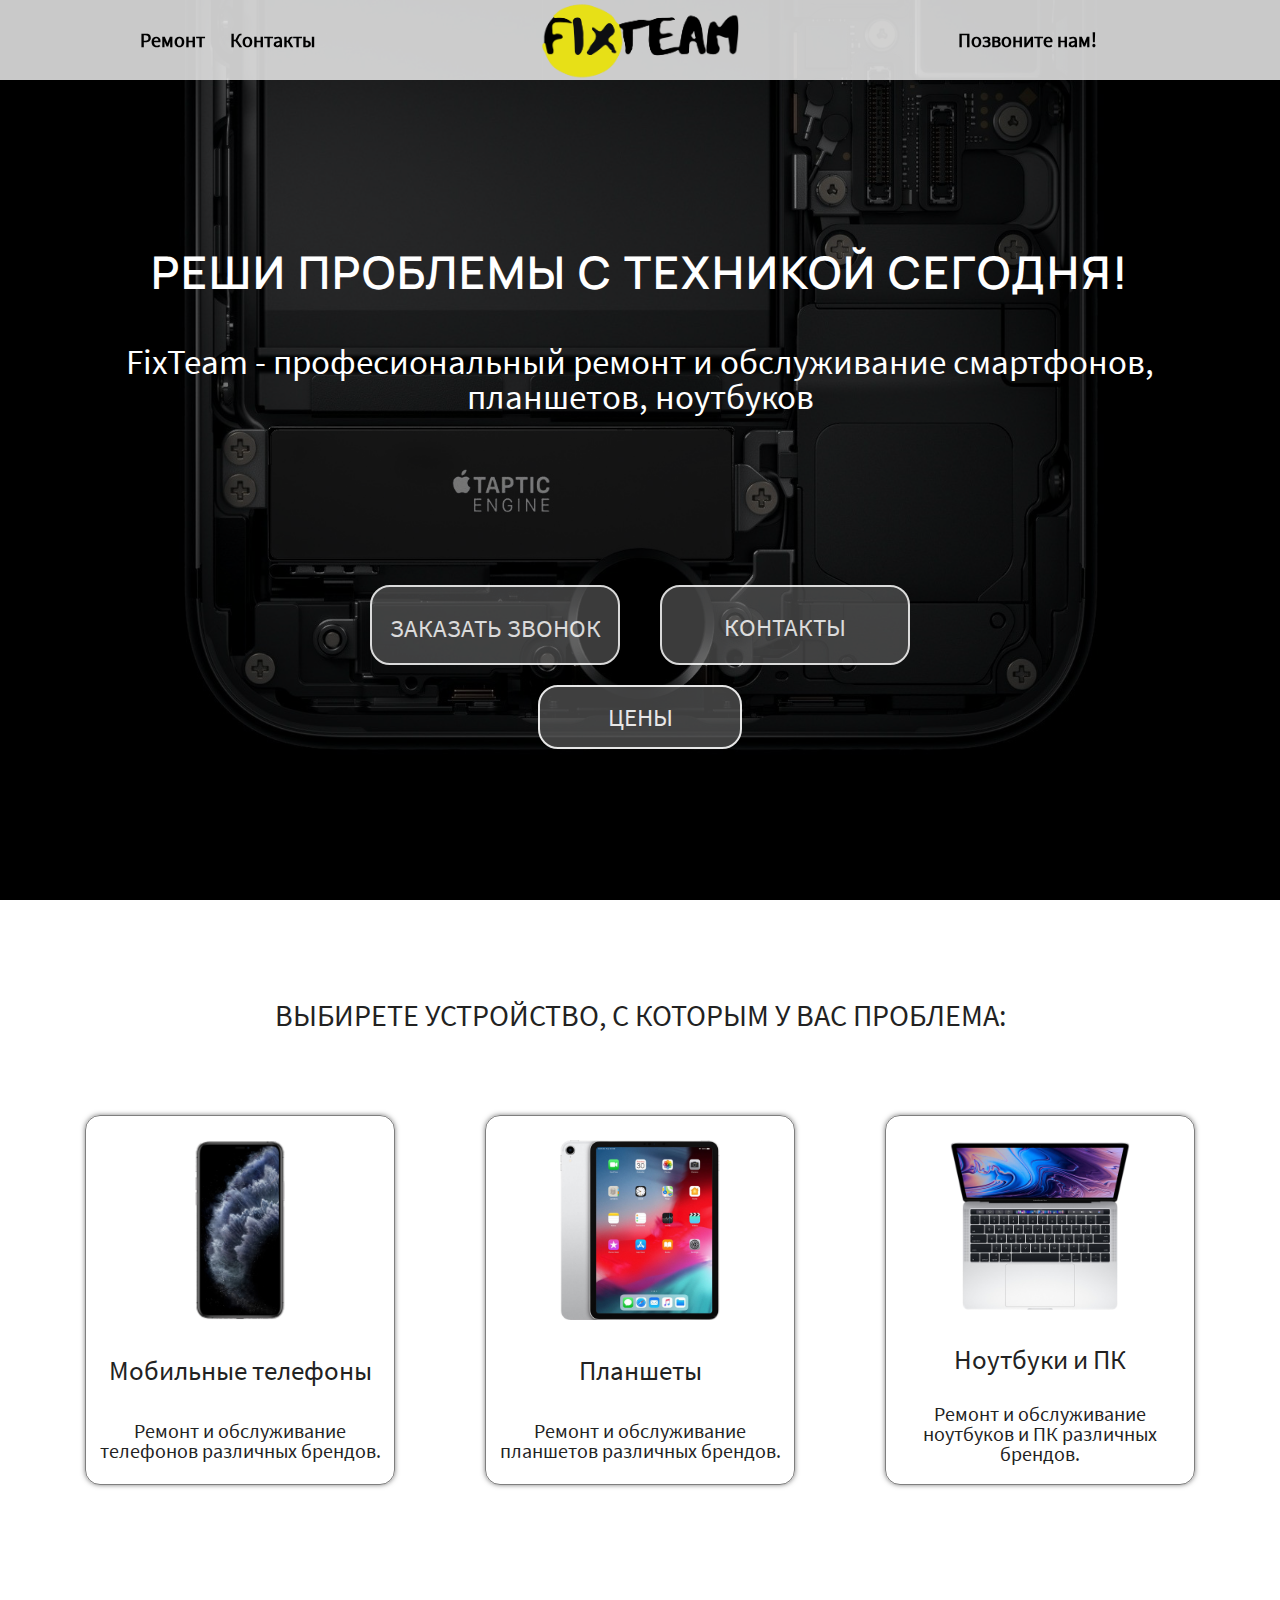
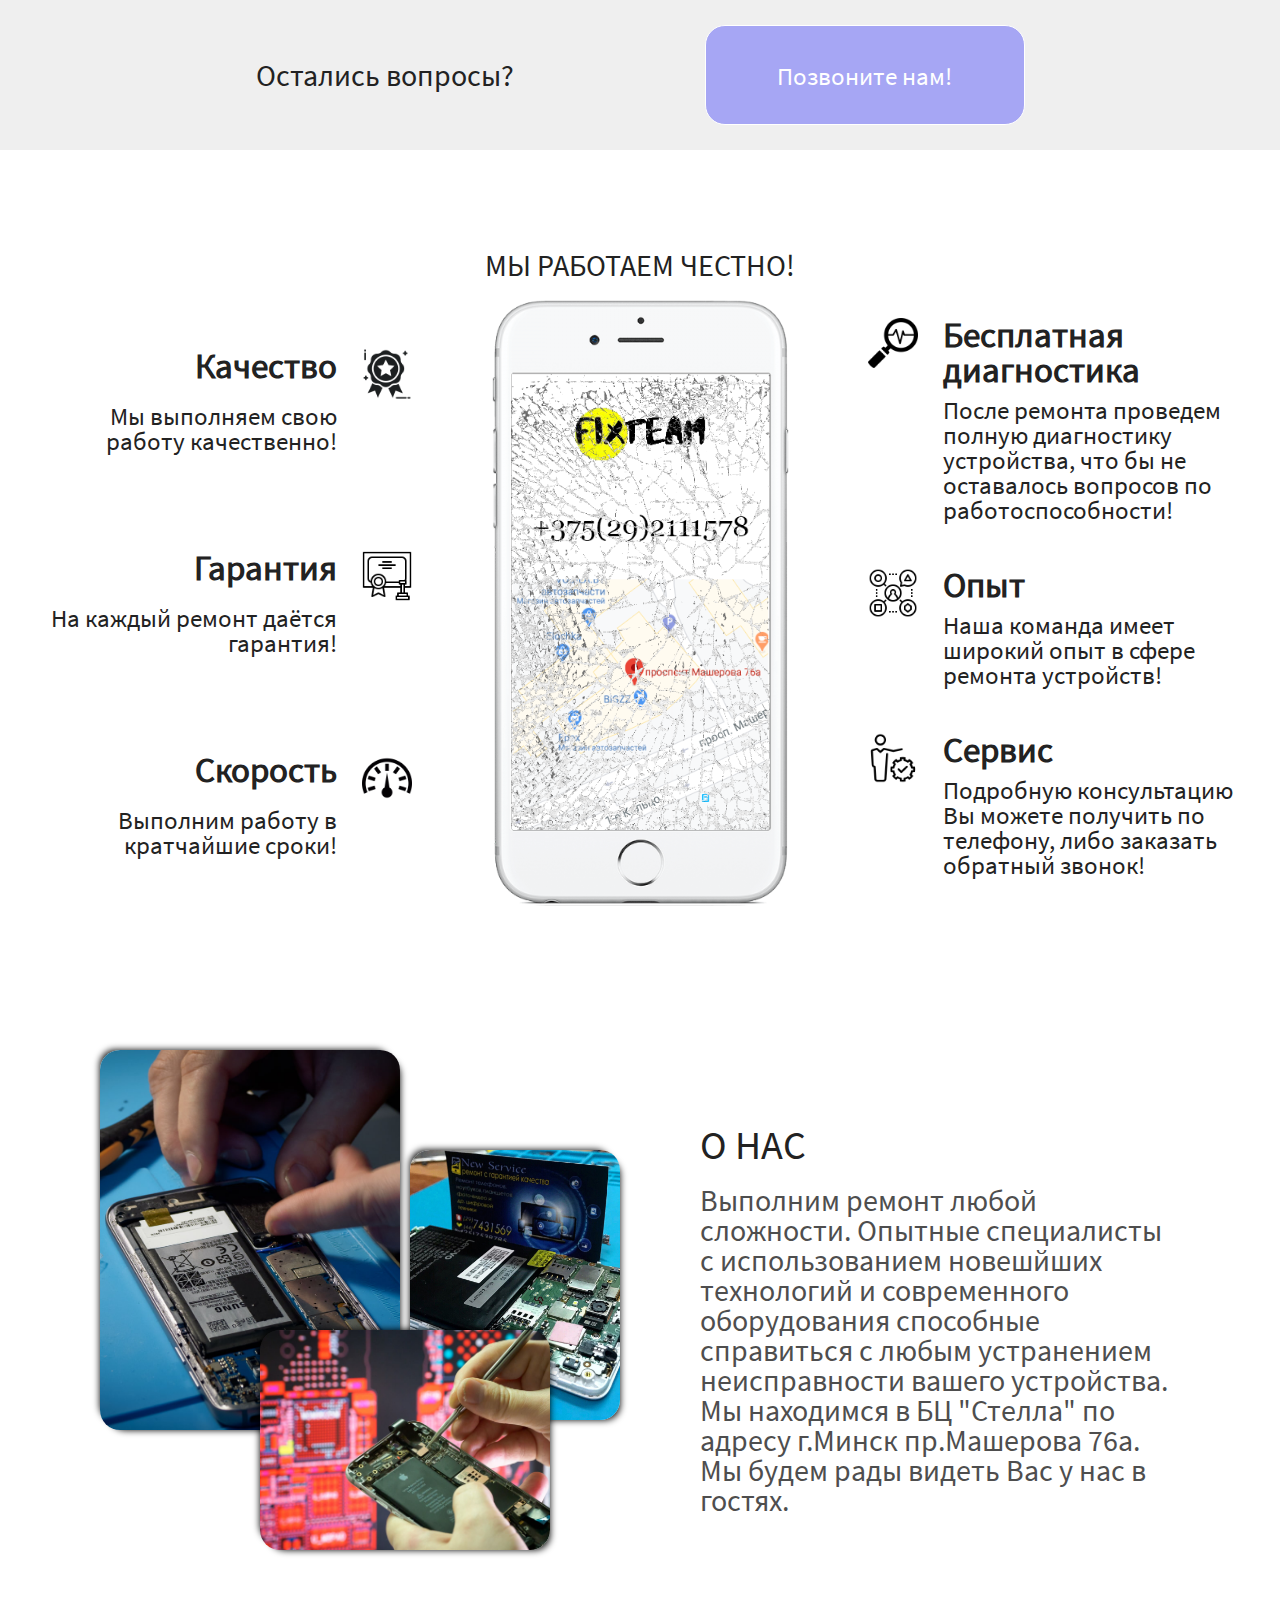
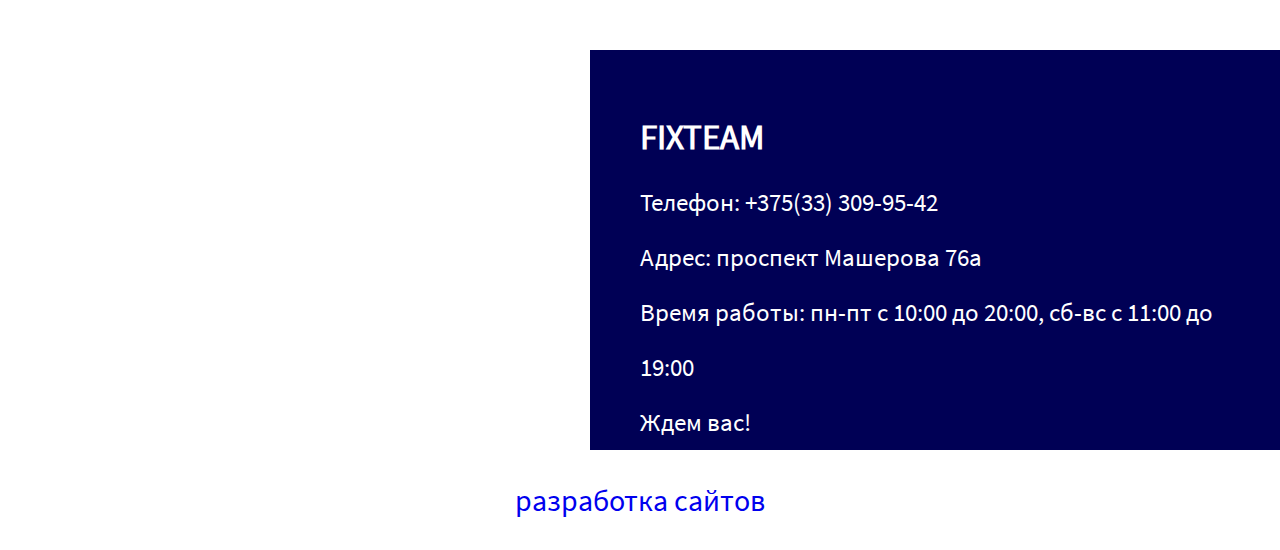
<file: index.html>
<!DOCTYPE html>
<html lang="en">
<head>
    <meta charset="UTF-8">
    <meta name="viewport" content="width=device-width, initial-scale=1.0">
    <link rel="stylesheet" href="./styles/main.css">
    <link rel="shortcut icon" href="./sources/fav.ico" type="image/x-icon">
    <title>fixTeam</title>
</head>
<body>
    <section class="fixed-menu">
        <div class="container">
            <div class="menu-links">
                <a href="#trobles">Ремонт</a>
                <a href="#contacts">Контакты</a>
            </div>
            <div class="menu-logo"></div>
            <div class="menu-number">
                <a href="tel:+375(29)2111578">Позвоните нам!</a>
            </div>
        </div>
    </section>
    <header>
        <section class="wr-header">
            <div class="header-black">
                <div class="container">
                    <h1>Реши проблемы с техникой сегодня!</h1>
                    <p class="h1-pre_header">FixTeam - професиональный ремонт и обслуживание смартфонов, планшетов, ноутбуков</p>
                    <div class="header-buttons">
                        <button class="header-works">Заказать звонок</button>
                        <a href="#contacts" class="header-adress">Контакты</a>
                    </div>
                    <a class="linkToPrices" href="#trobles">Цены</a>
                </div>
            </div>
        </section>
    </header>
    <section class="wr-repear">
        <div class="container">
            <a name="trobles"></a>
            <h2>Выбирете устройство, с которым у вас проблема:</h2>
            <div class="devices">
                <div class="devices-phone">
                    <div class="devices-pnone_img"></div>
                    <p class="devices-phone_p">Мобильные телефоны</p>
                    <span class="devices-phone_span">Ремонт и обслуживание телефонов различных брендов.</span>
                </div>
                <div class="devices-tablet">
                    <div class="devices-tablet_img"></div>
                    <p class="devices-tablet_p">Планшеты</p>
                    <span class="devices-tablet_span">Ремонт и обслуживание планшетов различных брендов.</span>
                </div>
                <div class="devices-laptop">
                    <div class="devices-laptop_img"></div>
                    <p class="devices-laptop_p">Ноутбуки и ПК</p>
                    <span class="devices-laptop_span">Ремонт и обслуживание ноутбуков и ПК различных брендов.</span>
                </div>
            </div>
        </div>
    </section>
    <section class="wr-any_question">
        <div class="container">
            <div class="link-container">
                <p class="qusetion-call_us">Остались вопросы?</p>
                <a class="qusetion-call_us__number" href="tel:+375(29)2111578">Позвоните нам!</a>
            </div>
        </div>
    </section>
    <section class="wr-how_we_work">
        <div class="container">
            <h2>Мы работаем честно!</h2>
            <div class="phone-container">
                <div class="how_we_work__phone-left">
                    <div>
                        <p>Качество</p>
                        <span>Мы выполняем свою работу качественно!</span>
                    </div>
                    <div>
                        <p>Гарантия</p>
                        <span>На каждый ремонт даётся гарантия!</span>
                    </div>
                    <div>
                        <p>Скорость</p>
                        <span>Выполним работу в кратчайшие сроки!</span>
                    </div>
                </div>
                <div class="how_we_work__phone">
                    <div class="phone-screen"></div>
                </div>
                <div class="how_we_work__phone-right">
                    <div>
                        <p>Бесплатная диагностика</p>
                        <span>После ремонта проведем полную диагностику устройства, что бы не оставалось вопросов по работоспособности!</span>
                    </div>
                    <div>
                        <p>Опыт</p>
                        <span>Наша команда имеет широкий опыт в сфере ремонта устройств!</span>
                    </div>
                    <div>
                        <p>Сервис</p>
                        <span>Подробную консультацию Вы можете получить по телефону, либо заказать обратный звонок!</span>
                    </div>
                </div>
            </div>
        </div>
    </section>
    <section class="wr-about_fix-team">
        <div class="container">
            <div class="about-fix__left-side">
                <div></div>
                <div></div>
                <div></div>
            </div>
            <div class="about-fix__right-side">
                <h2>О нас</h2>
                <p>Выполним ремонт любой сложности. Опытные специалисты с использованием новешйших технологий и современного оборудования способные справиться с любым устранением неисправности вашего устройства. Мы находимся в БЦ "Стелла" по адресу г.Минск пр.Машерова 76а. Мы будем рады видеть Вас у нас в гостях.</p>
            </div>
        </div>
    </section>
    <section class="wr-map">
        <a name="contacts"></a>
        <iframe src="https://www.google.com/maps/embed?pb=!1m18!1m12!1m3!1d2350.0487070238732!2d27.532017215859828!3d53.913110380101735!2m3!1f0!2f0!3f0!3m2!1i1024!2i768!4f13.1!3m3!1m2!1s0x46dbcf8b207d3935%3A0xf0b78b35c4747a3b!2z0L_RgNC-0YHQvy4g0JzQsNGI0LXRgNC-0LLQsCA3NtCwLCDQnNC40L3RgdC6!5e0!3m2!1sru!2sby!4v1589584210095!5m2!1sru!2sby" frameborder="0" style="border:0;" allowfullscreen="" aria-hidden="false" tabindex="0"></iframe>
        <div class="wr-map_about">
            <h2>FixTeam</h2>
            <p>Телефон: +375(33) 309-95-42</p>
            <p>Адрес: проспект Машерова 76а</p>
            <p>Время работы: пн-пт с 10:00 до 20:00, сб-вс с 11:00 до 19:00</p>
            <p>Ждем вас!</p>
        </div>
    </section>
    <footer>
        <div class="container">
            <p><a href="https://mitskevich-paul.github.io/resume/">разработка сайтов</a></p>
        </div>
    </footer>
    <script src="./scripts/main.js"></script>
</body>
</html>
</file>
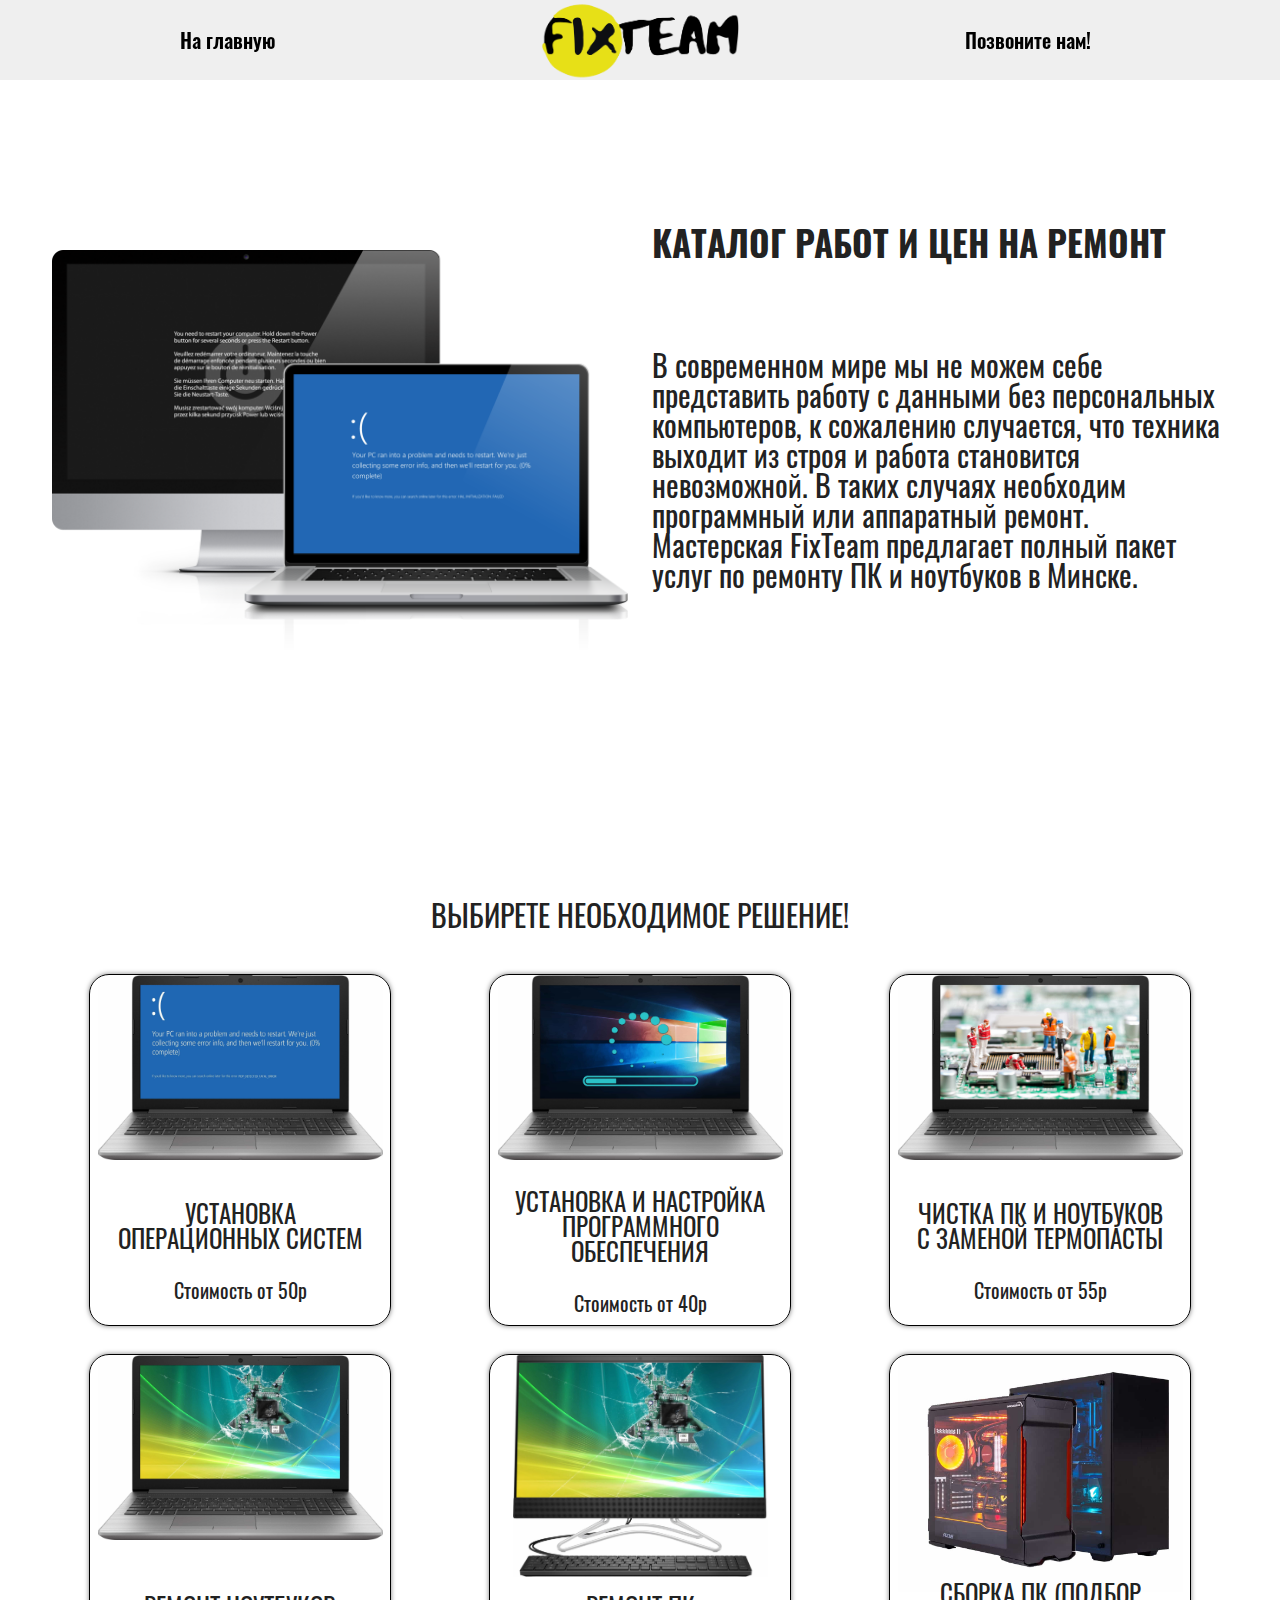
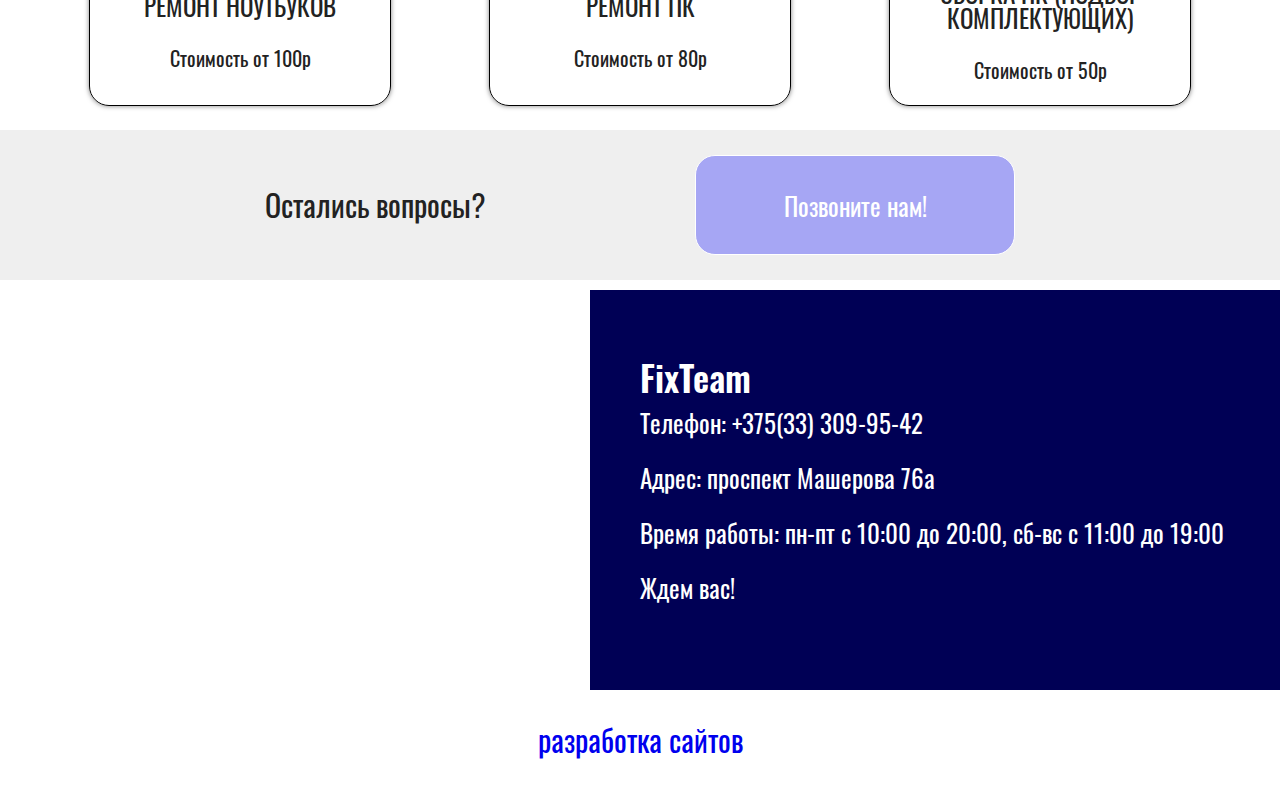
<file: laptop.html>
<!DOCTYPE html>
<html lang="en">
<head>
    <meta charset="UTF-8">
    <meta name="viewport" content="width=device-width, initial-scale=1.0">
    <link rel="stylesheet" href="./styles/laptopRepear.css">
    <title>FixTeam - laptop</title>
</head>
<body>
    <section class="fixed-menu">
        <div class="container">
            <div class="menu-links">
                <a href="./index.html">На главную</a>
            </div>
            <div class="menu-logo"></div>
            <div class="menu-number">
                <a href="tel:+375(29)2111578">Позвоните нам!</a>
            </div>
        </div>
    </section>
    <header>
        <div class="container">
            <div class="phone-page_wr-about-repear">
                <div class="phone-page_wr-about-repear_left-part">
                    
                </div>
                <div class="phone-page_wr-about-repear_right-part">
                    <h1>Каталог работ и цен на ремонт</h1>
                    <p>В современном мире мы не можем себе представить работу с данными без персональных компьютеров, к сожалению случается, что техника выходит из строя и работа становится невозможной. В таких случаях необходим программный или аппаратный ремонт.</p>
                    <p>Мастерская FixTeam предлагает полный пакет услуг по ремонту ПК и ноутбуков в Минске.</p>
                </div>
            </div>
        </div>
    </header>
    <section class="phone-page_wr-catalog">
        <div class="container">
            <h2>Выбирете необходимое решение!</h2>
            <div class="phone-page_prices">
                <div>
                    <h3>Установка операционных систем</h3>
                    <p>Стоимость от 50р</p>
                </div>
                <div>
                    <h3>Установка и настройка программного обеспечения</h3>
                    <p>Стоимость от 40р</p>
                </div>
                <div>
                    <h3>Чистка ПК и ноутбуков с заменой термопасты</h3>
                    <p>Стоимость от 55р</p>
                </div>
                <div>
                    <h3>Ремонт ноутбуков</h3>
                    <p>Стоимость от 100р</p>
                </div>
                <div>
                    <h3>Ремонт ПК</h3>
                    <p>Стоимость от 80р</p>
                </div>
                <div>
                    <h3>Сборка ПК (подбор комплектующих)</h3>
                    <p>Стоимость от 50р</p>
                </div>
            </div>
        </div>
    </section>
    <section class="wr-any_question">
        <div class="container">
            <div class="link-container">
                <p class="qusetion-call_us">Остались вопросы?</p>
                <a class="qusetion-call_us__number" href="tel:+375(29)2111578">Позвоните нам!</a>
            </div>
        </div>
    </section>
    <section class="wr-map">
        <a name="contacts"></a>
        <iframe src="https://www.google.com/maps/embed?pb=!1m18!1m12!1m3!1d2350.0487070238732!2d27.532017215859828!3d53.913110380101735!2m3!1f0!2f0!3f0!3m2!1i1024!2i768!4f13.1!3m3!1m2!1s0x46dbcf8b207d3935%3A0xf0b78b35c4747a3b!2z0L_RgNC-0YHQvy4g0JzQsNGI0LXRgNC-0LLQsCA3NtCwLCDQnNC40L3RgdC6!5e0!3m2!1sru!2sby!4v1589584210095!5m2!1sru!2sby" frameborder="0" style="border:0;" allowfullscreen="" aria-hidden="false" tabindex="0"></iframe>
        <div class="wr-map_about">
            <h2>FixTeam</h2>
            <p>Телефон: +375(33) 309-95-42</p>
            <p>Адрес: проспект Машерова 76а</p>
            <p>Время работы: пн-пт с 10:00 до 20:00, сб-вс с 11:00 до 19:00</p>
            <p>Ждем вас!</p>
        </div>
    </section>
    <footer>
        <div class="container">
            <p><a href="https://mitskevich-paul.github.io/resume/">разработка сайтов</a></p>
        </div>
    </footer>
    <script src="./scripts/laptop.js"></script>
</body>
</html>
</file>
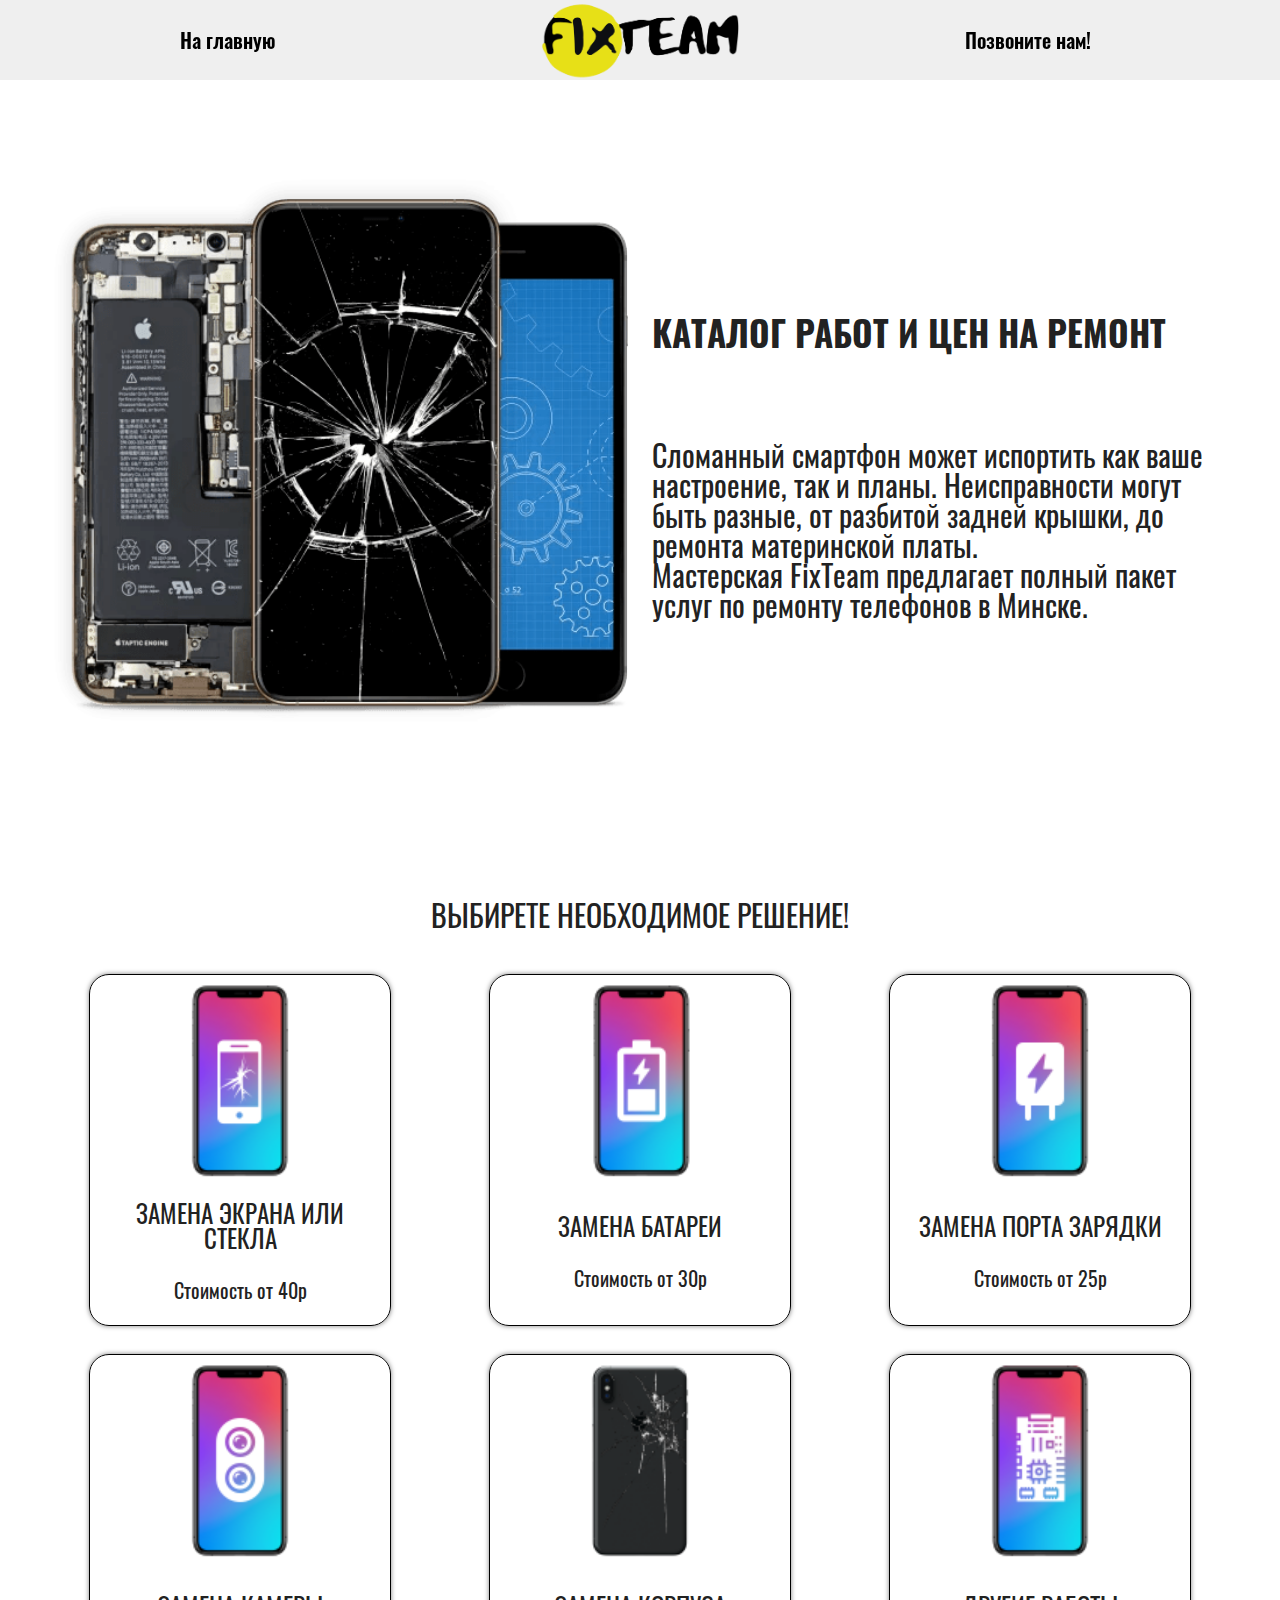
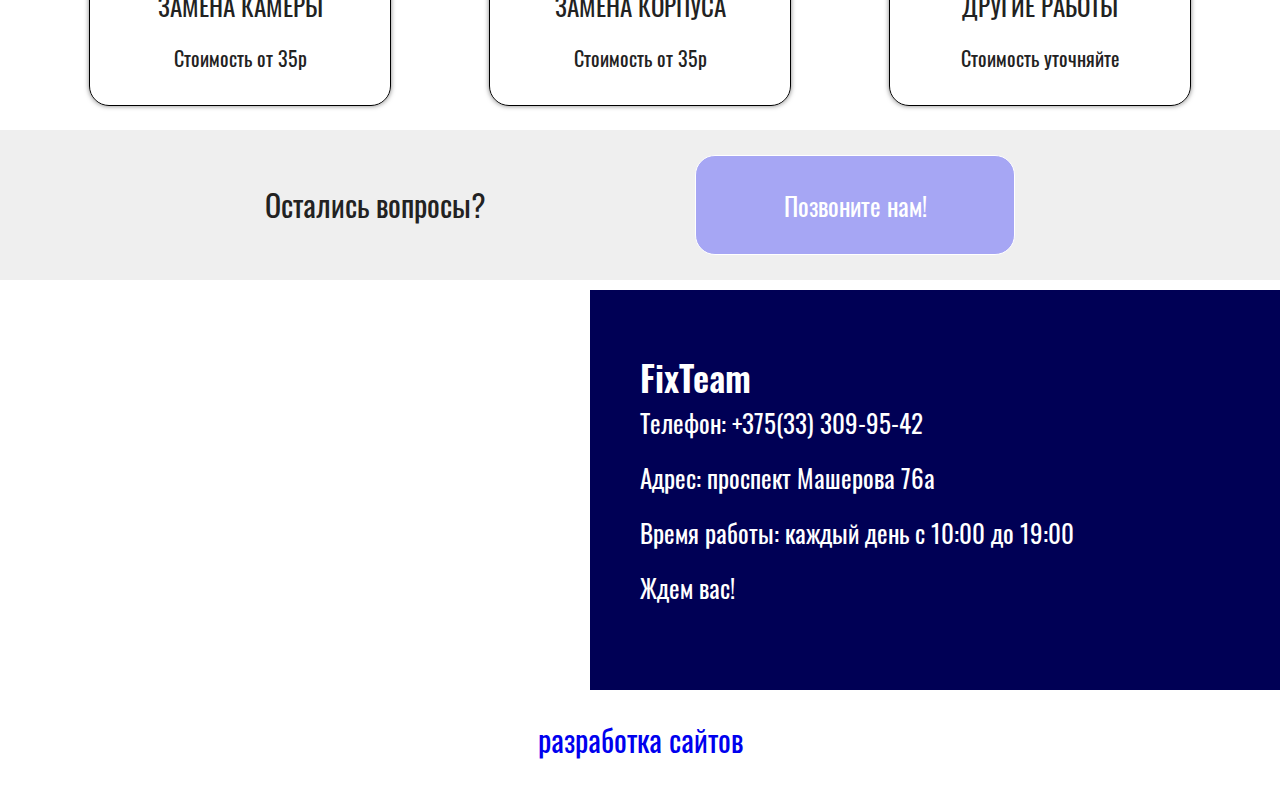
<file: phone.html>
<!DOCTYPE html>
<html lang="en">
<head>
    <meta charset="UTF-8">
    <meta name="viewport" content="width=device-width, initial-scale=1.0">
    <link rel="stylesheet" href="./styles/phoneRepear.css">
    <title>FixTeam - phone</title>
</head>
<body>
    <section class="fixed-menu">
        <div class="container">
            <div class="menu-links">
                <a href="./index.html">На главную</a>
            </div>
            <div class="menu-logo"></div>
            <div class="menu-number">
                <a href="tel:+375(29)2111578">Позвоните нам!</a>
            </div>
        </div>
    </section>
    <header>
        <div class="container">
            <div class="phone-page_wr-about-repear">
                <div class="phone-page_wr-about-repear_left-part">
                    
                </div>
                <div class="phone-page_wr-about-repear_right-part">
                    <h1>Каталог работ и цен на ремонт</h1>
                    <p>Сломанный смартфон может испортить как ваше настроение, так и планы. Неисправности могут быть разные, от разбитой задней крышки, до ремонта материнской платы.</p>
                    <p>Мастерская FixTeam предлагает полный пакет услуг по ремонту телефонов в Минске.</p>
                </div>
            </div>
        </div>
    </header>
    <section class="phone-page_wr-catalog">
        <div class="container">
            <h2>Выбирете необходимое решение!</h2>
            <div class="phone-page_prices">
                <div>
                    <h3>Замена экрана или стекла</h3>
                    <p>Стоимость от 40р</p>
                </div>
                <div>
                    <h3>Замена батареи</h3>
                    <p>Стоимость от 30р</p>
                </div>
                <div>
                    <h3>Замена порта зарядки</h3>
                    <p>Стоимость от 25р</p>
                </div>
                <div>
                    <h3>Замена камеры</h3>
                    <p>Стоимость от 35р</p>
                </div>
                <div>
                    <h3>Замена корпуса</h3>
                    <p>Стоимость от 35р</p>
                </div>
                <div>
                    <h3>Другие работы</h3>
                    <p>Стоимость уточняйте</p>
                </div>
            </div>
        </div>
    </section>
    <section class="wr-any_question">
        <div class="container">
            <div class="link-container">
                <p class="qusetion-call_us">Остались вопросы?</p>
                <a class="qusetion-call_us__number" href="tel:+375(29)2111578">Позвоните нам!</a>
            </div>
        </div>
    </section>
    <section class="wr-map">
        <a name="contacts"></a>
        <iframe src="https://www.google.com/maps/embed?pb=!1m18!1m12!1m3!1d2350.0487070238732!2d27.532017215859828!3d53.913110380101735!2m3!1f0!2f0!3f0!3m2!1i1024!2i768!4f13.1!3m3!1m2!1s0x46dbcf8b207d3935%3A0xf0b78b35c4747a3b!2z0L_RgNC-0YHQvy4g0JzQsNGI0LXRgNC-0LLQsCA3NtCwLCDQnNC40L3RgdC6!5e0!3m2!1sru!2sby!4v1589584210095!5m2!1sru!2sby" frameborder="0" style="border:0;" allowfullscreen="" aria-hidden="false" tabindex="0"></iframe>
        <div class="wr-map_about">
            <h2>FixTeam</h2>
            <p>Телефон: +375(33) 309-95-42</p>
            <p>Адрес: проспект Машерова 76а</p>
            <p>Время работы: каждый день с 10:00 до 19:00</p>
            <p>Ждем вас!</p>
        </div>
    </section>
    <footer>
        <div class="container">
            <p><a href="https://mitskevich-paul.github.io/resume/">разработка сайтов</a></p>
        </div>
    </footer>
    <script src="./scripts/phone.js"></script>
</body>
</html>
</file>
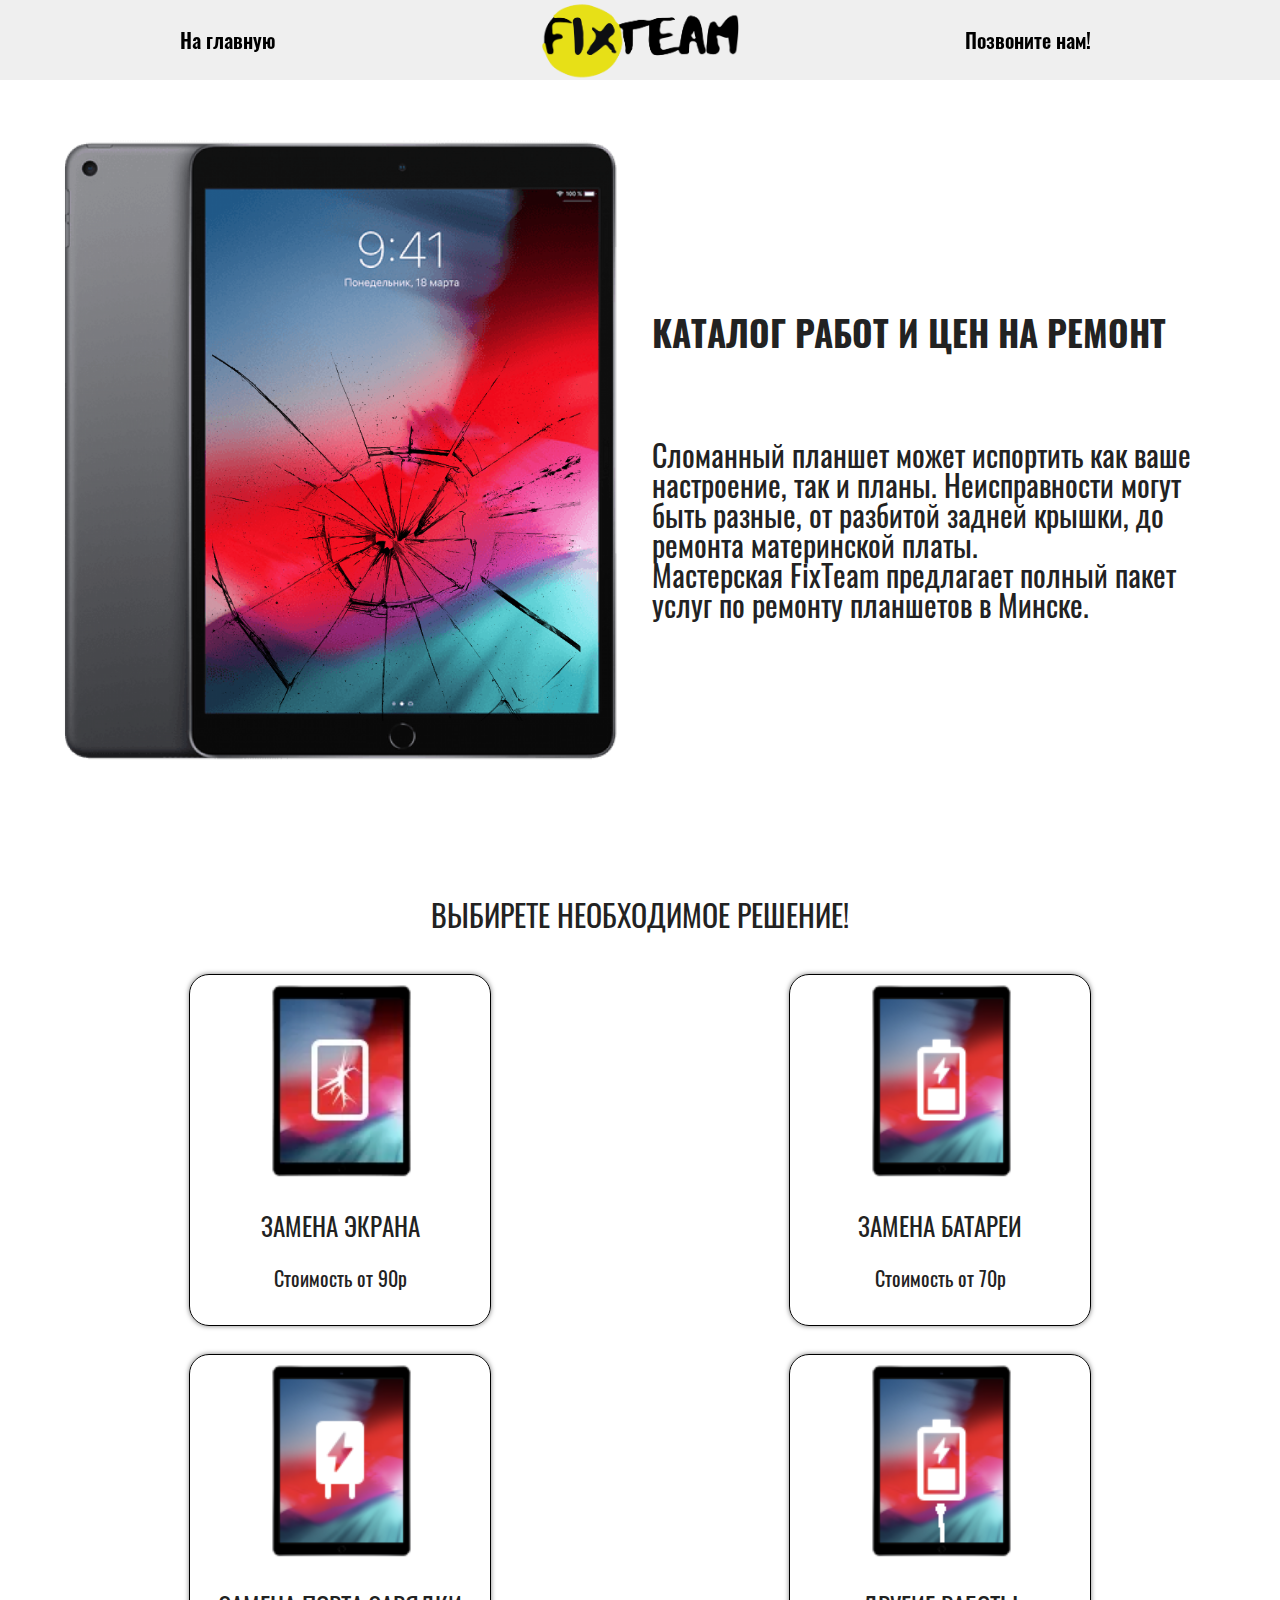
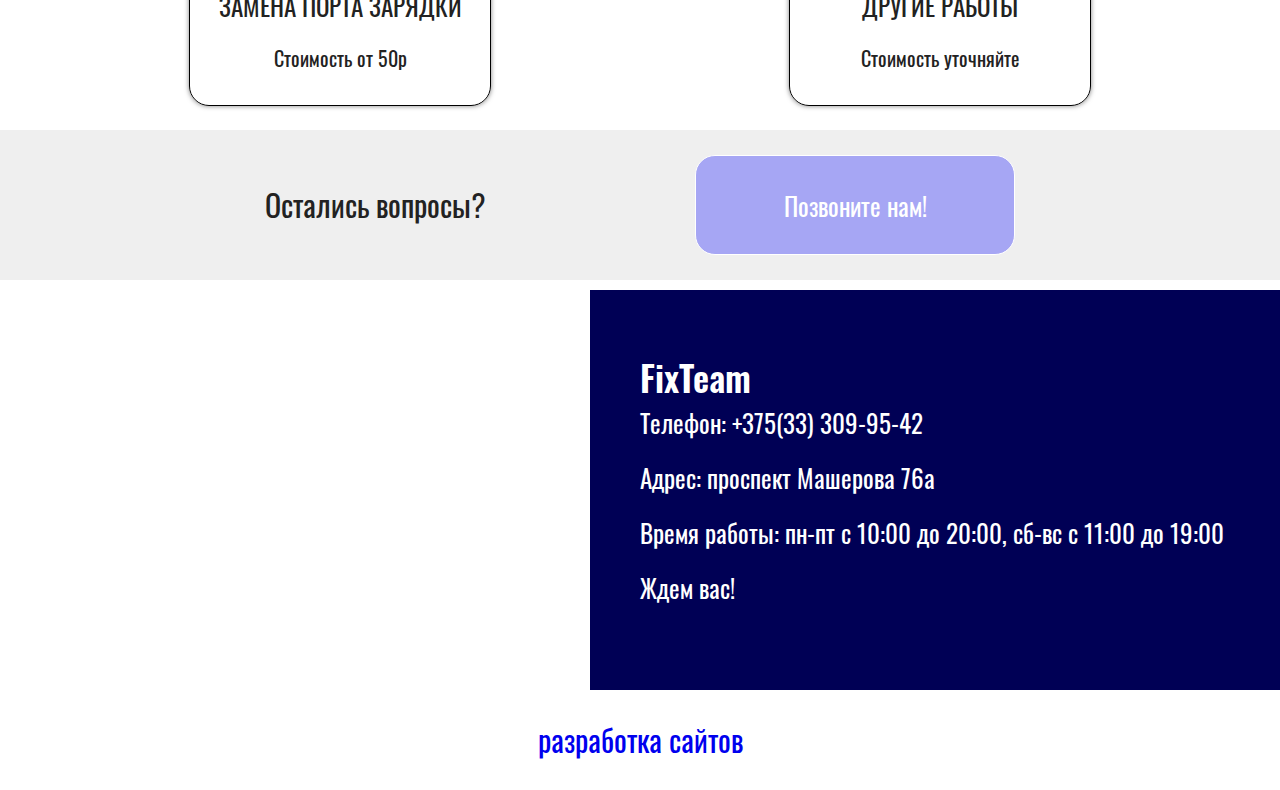
<file: tablet.html>
<!DOCTYPE html>
<html lang="en">
<head>
    <meta charset="UTF-8">
    <meta name="viewport" content="width=device-width, initial-scale=1.0">
    <link rel="stylesheet" href="./styles/tabletRepear.css">
    <title>FixTeam - tablet</title>
</head>
<body>
    <section class="fixed-menu">
        <div class="container">
            <div class="menu-links">
                <a href="./index.html">На главную</a>
            </div>
            <div class="menu-logo"></div>
            <div class="menu-number">
                <a href="tel:+375(29)2111578">Позвоните нам!</a>
            </div>
        </div>
    </section>
    <header>
        <div class="container">
            <div class="phone-page_wr-about-repear">
                <div class="phone-page_wr-about-repear_left-part">
                    
                </div>
                <div class="phone-page_wr-about-repear_right-part">
                    <h1>Каталог работ и цен на ремонт</h1>
                    <p>Сломанный планшет может испортить как ваше настроение, так и планы. Неисправности могут быть разные, от разбитой задней крышки, до ремонта материнской платы.</p>
                    <p>Мастерская FixTeam предлагает полный пакет услуг по ремонту планшетов в Минске.</p>
                </div>
            </div>
        </div>
    </header>
    <section class="phone-page_wr-catalog">
        <div class="container">
            <h2>Выбирете необходимое решение!</h2>
            <div class="phone-page_prices">
                <div>
                    <h3>Замена экрана</h3>
                    <p>Стоимость от 90р</p>
                </div>
                <div>
                    <h3>Замена батареи</h3>
                    <p>Стоимость от 70р</p>
                </div>
                <div>
                    <h3>Замена порта зарядки</h3>
                    <p>Стоимость от 50р</p>
                </div>
                <div>
                    <h3>Другие работы</h3>
                    <p>Стоимость уточняйте</p>
                </div>
            </div>
        </div>
    </section>
    <section class="wr-any_question">
        <div class="container">
            <div class="link-container">
                <p class="qusetion-call_us">Остались вопросы?</p>
                <a class="qusetion-call_us__number" href="tel:+375(29)2111578">Позвоните нам!</a>
            </div>
        </div>
    </section>
    <section class="wr-map">
        <a name="contacts"></a>
        <iframe src="https://www.google.com/maps/embed?pb=!1m18!1m12!1m3!1d2350.0487070238732!2d27.532017215859828!3d53.913110380101735!2m3!1f0!2f0!3f0!3m2!1i1024!2i768!4f13.1!3m3!1m2!1s0x46dbcf8b207d3935%3A0xf0b78b35c4747a3b!2z0L_RgNC-0YHQvy4g0JzQsNGI0LXRgNC-0LLQsCA3NtCwLCDQnNC40L3RgdC6!5e0!3m2!1sru!2sby!4v1589584210095!5m2!1sru!2sby" frameborder="0" style="border:0;" allowfullscreen="" aria-hidden="false" tabindex="0"></iframe>
        <div class="wr-map_about">
            <h2>FixTeam</h2>
            <p>Телефон: +375(33) 309-95-42</p>
            <p>Адрес: проспект Машерова 76а</p>
            <p>Время работы: пн-пт с 10:00 до 20:00, сб-вс с 11:00 до 19:00</p>
            <p>Ждем вас!</p>
        </div>
    </section>
    <footer>
        <div class="container">
            <p><a href="https://mitskevich-paul.github.io/resume/">разработка сайтов</a></p>
        </div>
    </footer>
    <script src="./scripts/tablet.js"></script>
</body>
</html>
</file>
<file: styles/main.css>
@import url("./reset.css");
@font-face {
    font-family: asf;
    src: url("../fonts/Oswald-VariableFont_wght.ttf");
}
@font-face {
    font-family: comf;
    src: url("../fonts/Comfortaa-VariableFont_wght.ttf");
}
@font-face {
    font-family: sPro;
    src: url("../fonts/SourceSansPro-Regular.ttf");
}
@font-face {
    font-family: manrope;
    src: url("../fonts/Manrope-VariableFont_wght.ttf");
}
a {
    text-decoration: none;
}
body,
a,
p,
span,
button {
    font-family: sPro;
}
h1 {
    font-family: manrope;
}
.h1-pre_header {
    font-family: sPro;
}
body {
    overflow-x: hidden;
}
.container {
    width: 1200px;
    display: block;
    margin: auto;
}
.fixed-menu {
    width: 100%;
    height: 80px;
    background: rgba(236, 236, 236, 0.85);
    top: 0;
    position: fixed;
    z-index: 666;
}
.menu-links,
.menu-logo,
.menu-number {
    display: flex;
    justify-content: center;
    align-items: center;
    width: 400px;
    height: 100%;
}
.fixed-menu .container {
    height: 100%;
    display: flex;
    flex-direction: row;
    justify-content: space-around;
}
.menu-links a,
.menu-number a {
    font-size: 20px;
    color: black;
    font-weight: 600;
    line-height: 80px;
    padding-right: 25px;
    padding-top: 0;
    padding-bottom: 0;
}
.menu-logo {
    background: url("../sources/WeAre.png");
    background-size: contain;
    background-repeat: no-repeat;
    background-position: center;
}
.header-black {
    width: 100%;
    height: 100%;
    background: rgba(0, 0, 0, 0.5);
}
section {
    width: 100%;
}
.wr-header {
    width: 100%;
    height: 100vh;
    background: url("../sources/main.jpg");
    background-size: cover;
    background-repeat: no-repeat;
    background-position: center;
    position: relative;
}
.wr-repear {
    width: 100%;
    height: 700px;
    background-color: white;
}
.linkToPrices {
    display: block;
    margin: auto;
    width: 200px;
    height: 60px;
    border: 2px solid white;
    border-radius: 20px;
    text-align: center;
    font-size: 25px;
    color: white;
    line-height: 60px;
    background: rgba(100, 100, 100, 0.7);
    opacity: 0.9;
    text-transform: uppercase;
}
.linkToPrices:hover {
    opacity: 1;
}
.linkToPrices:active {
    transform: scale(0.9);
}
h1 {
    font-size: 45px;
    text-transform: uppercase;
    text-align: center;
    font-weight: 600;
    color: white;
    padding-top: 250px;
    letter-spacing: 2px;
    /*text-shadow: 3px 3px 3px black, -3px -3px 3px black;*/
}
h2 {
    font-size: 30px;
    text-align: center;
    padding: 100px 0 20px 0;
    text-transform: uppercase;
}
.h1-pre_header {
    font-size: 35px;
    color: white;
    text-align: center;
    padding-top: 50px;
    /*text-shadow: 3px 3px 3px black, -3px -3px 3px black;*/
}
.header-buttons {
    width: 100%;
    padding-top: 150px;
    display: flex;
    flex-direction: row;
    justify-content: center;
    align-items: center;
}
.header-works,
.header-adress {
    width: 250px;
    height: 80px;
    border-radius: 20px;
    border: 2px solid white;
    box-sizing: border-box;
    margin: 20px;
    font-size: 25px;
    /*text-shadow: 3px 3px 3px black, -3px -3px 3px black;*/
    opacity: 0.85;
    color: white;
    text-align: center;
    line-height: 80px;
    cursor: pointer;
    text-transform: uppercase;
}
.header-buttons a:hover,
.header-buttons button:hover {
    opacity: 1;
}
.header-buttons a:active,
.header-buttons button:active {
    transform: scale(0.9);
}
.header-adress {
    background: rgba(100, 100, 100, 0.7);
}
.header-works {
    background: rgba(100, 100, 100, 0.7);
}
.devices {
    width: 100%;
    height: 500px;
    display: flex;
    justify-content: space-around;
    flex-direction: row;
    align-items: center;
}
.devices p {
    font-size: 27px;
}
.devices span {
    font-size: 20px;
}
.wr-repear .container {
    display: flex;
    justify-content: center;
    align-items: center;
    flex-direction: column;
}
.devices-phone,
.devices-tablet,
.devices-laptop {
    border: 1px solid rgba(0, 0, 0, 0.5);
    box-shadow: 0 0 5px rgba(0, 0, 0, 0.5);
    border-radius: 15px;
    height: 370px;
    width: 310px;
    padding: 10px;
    box-sizing: border-box;
    display: flex;
    flex-direction: column;
    align-items: center;
    justify-content: space-around;
    text-align: center;
    padding: 5px;
}
.devices-phone:hover,
.devices-tablet:hover,
.devices-laptop:hover {
    border: 3px solid rgba(0, 0, 0, 0.5);
    cursor: pointer;
}
.devices-phone:active,
.devices-tablet:active,
.devices-laptop:active {
    border: 3px solid rgba(0, 255, 21, 0.5);
    box-shadow: 0 0 5px rgba(0, 255, 21, 0.5);
    cursor: pointer;
}
.devices-pnone_img {
    width: 280px;
    height: 180px;
    background: url("../sources/phone.jpg");
    background-size: contain;
    background-repeat: no-repeat;
    background-position: center;
}
.devices-tablet_img {
    width: 280px;
    height: 180px;
    background: url("../sources/tablet.jpg");
    background-size: contain;
    background-repeat: no-repeat;
    background-position: center;
}
.devices-laptop_img {
    width: 280px;
    height: 180px;
    background: url("../sources/laptop.jpg");
    background-size: contain;
    background-repeat: no-repeat;
    background-position: center;
}
.wr-any_question {
    width: 100%;
    background: rgba(236, 236, 236, 0.85);
    height: 150px;
}
.link-container {
    display: flex;
    margin: auto;
    flex-direction: row;
    justify-content: space-around;
    align-items: center;
    height: 100%;
    width: 80%;
    line-height: 150px;
}
.qusetion-call_us {
    font-size: 30px;
}
.qusetion-call_us__number {
    width: 320px;
    height: 100px;
    border: 1px solid white;
    border-radius: 20px;
    box-sizing: border-box;
    background-color: rgba(0, 0, 255, 0.305);
    font-size: 25px;
    text-align: center;
    line-height: 100px;
    color: white;
    text-decoration: none;
}
.qusetion-call_us__number:hover {
    background-color: rgba(0, 0, 255, 0.605);
}
.qusetion-call_us__number:active {
    transform: scale(0.9);
}
.wr-how_we_work {
    height: 900px;
}
.phone-container {
    display: flex;
    justify-content: space-between;
    flex-direction: row;
    align-items: center;
}
.how_we_work__phone-left,
.how_we_work__phone,
.how_we_work__phone-right {
    width: 297px;
    height: 606px;
}
.how_we_work__phone {
    background: url("../sources/6sfirm.png");
    background-size: contain;
    position: relative;
}
.phone-screen {
    position: absolute;
    top: 73px;
    left: 19px;
    width: 259px;
    height: 457px;
    background: url("../sources/brokenScreen.png");
    background-size: contain;
    background-repeat: no-repeat;
    background-position: center;
    transition: 2s;
}
.phone-screen:hover {
    opacity: 0;
}
.how_we_work__phone-left,
.how_we_work__phone-right {
    display: flex;
    justify-content: space-around;
    flex-direction: column;
    position: relative;
}
.how_we_work__phone-left p {
    font-size: 35px;
    font-weight: 600;
    text-align: end;
    padding-bottom: 10px;
}
.how_we_work__phone-right p {
    font-size: 35px;
    font-weight: 600;
    text-align: start;
    padding-bottom: 10px;
}
.how_we_work__phone-left span {
    display: block;
    font-size: 25px;
    text-align: end;
    padding-top: 10px;
}
.how_we_work__phone-right span {
    display: block;
    font-size: 25px;
    text-align: start;
    padding-bottom: 10px;
}
.how_we_work__phone-left div:nth-child(1) {
    position: relative;
}
.how_we_work__phone-left div:nth-child(1)::after {
    content: '';
    position: absolute;
    display: block;
    width: 50px;
    height: 50px;
    background: url("../sources/quality.png");
    background-size: contain;
    top: 0;
    right: -75px;
}
.how_we_work__phone-left div:nth-child(2) {
    position: relative;
}
.how_we_work__phone-left div:nth-child(2)::after {
    content: '';
    position: absolute;
    display: block;
    width: 50px;
    height: 50px;
    background: url("../sources/guarantee.png");
    background-size: contain;
    top: 0;
    right: -75px;
}
.how_we_work__phone-left div:nth-child(3) {
    position: relative;
}
.how_we_work__phone-left div:nth-child(3)::after {
    content: '';
    position: absolute;
    display: block;
    width: 50px;
    height: 50px;
    background: url("../sources/speed.png");
    background-size: contain;
    top: 0;
    right: -75px;
}

.how_we_work__phone-right div:nth-child(1) {
    position: relative;
}
.how_we_work__phone-right div:nth-child(1)::before {
    content: '';
    position: absolute;
    display: block;
    width: 50px;
    height: 50px;
    background: url("../sources/diagnosis.png");
    background-size: contain;
    top: 0;
    left: -75px;
}
.how_we_work__phone-right div:nth-child(2) {
    position: relative;
}
.how_we_work__phone-right div:nth-child(2)::before {
    content: '';
    position: absolute;
    display: block;
    width: 50px;
    height: 50px;
    background: url("../sources/experience.png");
    background-size: contain;
    top: 0;
    left: -75px;
}
.how_we_work__phone-right div:nth-child(3) {
    position: relative;
}
.how_we_work__phone-right div:nth-child(3)::before {
    content: '';
    position: absolute;
    display: block;
    width: 50px;
    height: 50px;
    background: url("../sources/service.png");
    background-size: contain;
    top: 0;
    left: -75px;
}
.wr-about_fix-team {
    width: 100%;
    height: 600px;
}
.wr-about_fix-team .container {
    display: flex;
    justify-content: space-around;
    flex-direction: row;
    align-items: center;
    height: 100%;
}
.about-fix__left-side {
    display: block;
    width: 40%;
    height: 100%;
    position: relative;
}
.about-fix__left-side div:nth-child(1) {
    display: block;
    position: absolute;
    width: 300px;
    height: 380px;
    background: url("../sources/1.jpg");
    background-size: cover;
    background-repeat: no-repeat;
    background-position: center;
    top: 0;
    border-radius: 20px;
    box-shadow: 5px 5px 7px -5px black, -5px -5px 7px -5px black;
}
.about-fix__left-side div:nth-child(2) {
    display: block;
    position: absolute;
    width: 210px;
    height: 270px;
    background: url("../sources/3.jpg");
    background-size: cover;
    background-repeat: no-repeat;
    top: 100px;
    left: 310px;
    border-radius: 20px;
    box-shadow: 5px 5px 7px -5px black, -5px -5px 7px -5px black;
}
.about-fix__left-side div:nth-child(3) {
    display: block;
    position: absolute;
    width: 290px;
    height: 220px;
    background: url("../sources/2.jpg");
    background-size: cover;
    background-repeat: no-repeat;
    top: 280px;
    left: 160px;
    border-radius: 20px;
    box-shadow: 5px 5px 7px -5px black, -5px -5px 7px -5px black;
}
.about-fix__right-side {
    display: block;
    width: 40%;
    height: 100%;
    padding-top: 150px;
}
.about-fix__right-side h2 {
    padding: 0;
    font-size: 40px;
    text-align: start;
}
.about-fix__right-side p {
    font-size: 30px;
    text-align: start;
    padding-top: 20px;
    opacity: 0.8;
}
.wr-map {
    display: flex;
    flex-direction: row; 
    height: 400px;
}
.wr-map iframe {
    width: 50%;
    height: 400px;
}
.wr-map_about {
    display: block;
    width: 50%;
    background-color: rgb(0, 0, 85);
    padding: 50px;
}
.wr-map h2 {
    padding-top: 20px;
    font-size: 35px;
    font-weight: 600;
    color: white;
    text-align: start;
}
.wr-map p {
    font-size: 25px;
    color: white;
    text-align: start;
    line-height: 55px;
}
footer {
    height: 100px;
    width: 100%;
}
footer p,
footer a {
    font-size: 30px;
    text-decoration: none;
    text-align: center;
    line-height: 100px;
}

@media all and (max-height: 666px) {
    h1 {
        font-size: 38px;
        padding-top: 150px;
    }
    .h1-pre_header {
        font-size: 30px;
        padding-top: 30px;
    }
    .header-buttons {
        width: 100%;
        padding-top: 80px;
    }
    .header-buttons button,
    .header-buttons a,
    .linkToPrices {
        height: 50px;
        font-size: 20px;
        line-height: 50px;
    }
     
}
@media all and (max-height: 600px) { 
    h1 {
        font-size: 24px;
    }
    .h1-pre_header {
        font-size: 20px;
    }
    .header-buttons button,
    .header-buttons a,
    .linkToPrices {
        height: 40px;
        line-height: 40px;
    }
}
@media all and (max-width: 1200px) {
    .container {
        width: 90%;
    }
    .menu-links,
    .menu-number {
        width: 30%;
    }   
    .menu-logo {
        width: 200px;
    }
    h1 {
        font-size: 33px;
    }
    .h1-pre_header {
        font-size: 25px;
    }
    .wr-how_we_work {
        height: fit-content;
    }
    .phone-container {
        display: grid;
        grid-template-columns: 1fr 1fr;
        grid-template-rows: 1fr 1fr;
    }
    .how_we_work__phone-left,
    .how_we_work__phone-right {
        grid-column-start: 2;
        grid-column-end: 3;
        display: block;
        margin: auto;
        height: fit-content;
    }
    .how_we_work__phone {
        grid-column-start: 1;
        grid-column-end: 2;
        grid-row-start: 1;
        grid-row-end: 3;
        display: block;
        margin: auto;
    }
    .how_we_work__phone-left span,
    .how_we_work__phone-left p {
        text-align: start;
        padding: 20px 0 0 0;
        margin: 0;
    }
    .how_we_work__phone-left div:nth-child(1)::after {
        top: 0;
        left: -75px;
    }
    .how_we_work__phone-left div:nth-child(2)::after {
        top: 0;
        left: -75px;
    }
    .how_we_work__phone-left div:nth-child(3)::after {
        top: 0;
        left: -75px;
    }
    .wr-about_fix-team {
        height: fit-content;
    }
    .about-fix__left-side {
        height: 480px;
        padding: 20px 0 20px;
    }
    .about-fix__right-side {
        padding: 50px 0;
        width: 80%;
    }
    .about-fix__right-side h2,
    .about-fix__right-side p {
        text-align: center;
    }
    .wr-about_fix-team .container {
        display: flex;
        justify-content: space-around;
        flex-direction: column-reverse;
        align-items: center;
        height: 100%;
    }
}
@media all and (max-width: 1070px) {
    .wr-repear,
    .devices {
        height: fit-content;
        padding-bottom: 20px;
    }
    .devices {
        flex-direction: column;
    }
    .devices-phone,
    .devices-tablet,
    .devices-laptop {
        margin-bottom: 20px;
    }
    .wr-map {
        flex-direction: column; 
        height: fit-content;
    }
    .wr-map iframe,
    .wr-map_about {
        width: 100%;
    }
    .wr-map_about {
        padding: 0;
    }
    .wr-map_about h2,
    .wr-map_about p {
        padding-left: 30px;
    }
}
@media all and (max-width: 900px) {
    .about-fix__left-side {
        width: 100%;
    }
    .about-fix__left-side div:nth-child(1) {
        left: 15%;
    }
    .about-fix__left-side div:nth-child(2) {
        left: 55%;
    }
    .about-fix__left-side div:nth-child(3) {
        left: 33%;
    }
}
@media all and (max-width: 830px) {
    .phone-container {
        grid-template-columns: 1fr;
        position: relative;
    }
    .how_we_work__phone-left, 
    .how_we_work__phone-right {
        grid-column-start: 1;
        grid-column-end: 2;
    }
    .how_we_work__phone {
        margin-top: 30px;
        grid-column-start: 1;
        grid-column-end: 2;
        grid-row-start: 1;
        grid-row-end: 2;
    }
    .how_we_work__phone-left span,
    .how_we_work__phone-right span,
    .how_we_work__phone-left p,
    .how_we_work__phone-right p {
        text-align: center;
        padding: 20px 0 0 0;
        margin: 0;
    }
    .how_we_work__phone-left div:nth-child(1)::after,
    .how_we_work__phone-left div:nth-child(2)::after,
    .how_we_work__phone-left div:nth-child(3)::after {
        left: 0;
    }
    .how_we_work__phone-right div:nth-child(1)::before,
    .how_we_work__phone-right div:nth-child(2)::before,
    .how_we_work__phone-right div:nth-child(3)::before {
        top: 13px;
        left: 0;
    }
    .qusetion-call_us {
        font-size: 23px;
    }
    .qusetion-call_us__number {
        width: 250px;
        height: 80px;
        line-height: 80px;
        font-size: 20px;
    }
}
@media all and (max-width: 830px) { 
    .menu-logo {
        display: none;
    }
    .menu-links, 
    .menu-number {
        width: 50%;   
    }
    .wr-any_question {
        height: 170px;
    }
    .qusetion-call_us {
        height: 70px;
        line-height: 70px;
    }
    .link-container {
        flex-direction: column;
        justify-content: space-around;
    }
    .wr-how_we_work h2 {
        padding: 50px 0 20px 0;
    }
}
@media all and (max-width: 510px) {
    .wr-map_about h2 {
        font-size: 30px;
    } 
    .wr-map_about p {
        font-size: 20px;
        line-height: 40px;
    }
}
@media all and (max-width: 500px) {
    h1 {
        font-size: 30px;
        padding-top: 130px;
    }
    .h1-pre_header {
        font-size: 22px;
    }
    .header-buttons {
        padding-top: 60px;
    }
    .header-buttons button,
    .header-buttons a,
    .linkToPrices {
        font-size: 17px;
    }
    h2 {
        font-size: 26px;
    }
    .devices p {
        font-size: 24px;
    }
    .devices span {
        font-size: 18px;
    }
    .how_we_work__phone-left span, 
    .how_we_work__phone-right span {
        font-size: 22px;
    }
    .how_we_work__phone-left p,
    .how_we_work__phone-right p {
        font-size: 32px;
        margin-top: 50px;
    }
    .how_we_work__phone-right div:nth-child(1)::before, 
    .how_we_work__phone-right div:nth-child(2)::before, 
    .how_we_work__phone-right div:nth-child(3)::before,
    .how_we_work__phone-left div:nth-child(1)::after, 
    .how_we_work__phone-left div:nth-child(2)::after, 
    .how_we_work__phone-left div:nth-child(3)::after {
        top: -30px;
        left: 50%;
        transform: translateX(-50%);
    }
    .about-fix__left-side {
        display: none;
    }
    .menu-links a, 
    .menu-number a {
        font-size: 16px;
        padding-left: 0;
        padding-right: 0;
    }
    .menu-links a:nth-of-type(1) {
        padding-right: 10px;
    }
    .devices-phone, 
    .devices-tablet, 
    .devices-laptop {
        width: 300px;
    }
    .about-fix__right-side h2 {
        font-size: 30px;
    }
    .about-fix__right-side p {
        font-size: 25px;
    }
}
@media all and (max-width: 420px) {
    .header-buttons {
        flex-direction: column;
        padding-top: 10px;
    }
    .header-works, 
    .header-adress {
        margin: 10px;
    }
    .wr-map_about h2, 
    .wr-map_about p {
        padding-left: 15px;
    }
    .wr-map_about p {
        font-size: 17px;
        line-height: 31px;
    }
}
@media all and (max-width: 380px) {
    h2 {
        padding: 60px 0 20px 0;;
    }
}
@media all and (max-width: 320px) { 
    h1 {
        padding-top: 92px;
    }
    .h1-pre_header {
        padding-top: 18px;
    }
    .header-buttons button,
    .header-buttons a {
        height: 40px;
        line-height: 40px;
    }
    .linkToPrices {
        height: 33px;
        line-height: 33px;
    }
}
</file>
<file: styles/laptopRepear.css>
@import url("./reset.css");
@font-face {
    font-family: asf;
    src: url("../fonts/Oswald-VariableFont_wght.ttf");
}
@font-face {
    font-family: comf;
    src: url("../fonts/Comfortaa-VariableFont_wght.ttf");
}

a {
    text-decoration: none;
}
body,
a,
p,
span,
button {
    font-family: asf;
}
h1 {
    font-family: asf;
}
.h1-pre_header {
    font-family: comf;
}
body {
    overflow-x: hidden;
}
.container {
    width: 1200px;
    display: block;
    margin: auto;
}
.fixed-menu {
    width: 100%;
    height: 80px;
    background: rgba(236, 236, 236, 0.85);
    top: 0;
    position: fixed;
    z-index: 666;
}
.menu-links,
.menu-logo,
.menu-number {
    display: flex;
    justify-content: center;
    align-items: center;
    width: 400px;
    height: 100%;
}
.fixed-menu .container {
    height: 100%;
    display: flex;
    flex-direction: row;
    justify-content: space-around;
}
.menu-links a,
.menu-number a {
    font-size: 20px;
    color: black;
    font-weight: 600;
    line-height: 80px;
    padding-right: 25px;
    padding-top: 0;
    padding-bottom: 0;
}
.menu-logo {
    background: url("../sources/WeAre.png");
    background-size: contain;
    background-repeat: no-repeat;
    background-position: center;
}
header {
    width: 100%;
    height: 100vh;
}
header .container {
    height: 100%;
}
h1 {
    font-size: 35px;
    text-align: start;
    text-transform: uppercase;
    margin: 25vh 0 10vh;
    font-weight: 800;
}
.header-black {
    width: 100%;
    height: 100%;
    background: rgba(0, 0, 0, 0.5);
}
section {
    width: 100%;
}
.phone-page_wr-about-repear {
    height: 100%;
    width: 100%;
    display: flex;
    flex-direction: row;
    justify-content: space-around;
    align-items: center;
}
.phone-page_wr-about-repear_left-part {
    display: block;
    width: 48%;
    height: 100%;
    background: url("../sources/computer_service_nyc.png");
    background-position: center;
    background-size: contain;
    background-repeat: no-repeat;
}
.phone-page_wr-about-repear_right-part {
    display: block;
    width: 48%;
    height: 100%;
}
.phone-page_wr-about-repear_right-part p {
    text-align: start;
    font-size: 30px;
}
.phone-page_prices {
    display: grid;
    grid-template-columns: 1fr 1fr 1fr;
    grid-template-rows: 380px 380px;
}
.phone-page_prices h3 {
    margin: 200px 0 30px;
    display: block;
    font-size: 25px;
    text-transform: uppercase;
    text-align: center;
}
.phone-page_prices p {
    display: block;
    font-size: 20px;
    text-align: center;
}
.phone-page_wr-catalog h2 {
    font-size: 30px;
    text-align: center;
    text-transform: uppercase;
    margin-bottom: 30px;
}
.phone-page_prices div:nth-child(n):hover {
    border: 3px solid rgba(0, 0, 0, 0.5);
    cursor: pointer;
}
.phone-page_prices div:nth-child(n):active {
    border: 3px solid rgba(0, 255, 21, 0.5);
    box-shadow: 0 0 5px rgba(0, 255, 21, 0.5);
    cursor: pointer;
}
.phone-page_prices div:nth-child(1) {
    display: flex;
    flex-direction: column;
    justify-content: center;
    margin: auto;
    width: 260px;
    height: 310px;
    padding: 20px;
    grid-column-start: 1;
    grid-column-end: 2;
    grid-row-start: 1;
    grid-row-end: 2;
    border: 1px solid black;
    box-shadow: 0 0 5px rgba(0, 0, 0, 0.5);
    border-radius: 20px;
    background: url("../sources/OSsetypIcon.jpg");
    background-size: 95%, contain;
    background-position: center top;
    background-repeat: no-repeat;
}
.phone-page_prices div:nth-child(2) {
    display: flex;
    flex-direction: column;
    justify-content: center;
    margin: auto;
    width: 260px;
    height: 310px;
    padding: 20px;
    grid-column-start: 2;
    grid-column-end: 3;
    grid-row-start: 1;
    grid-row-end: 2;
    border: 1px solid black;
    box-shadow: 0 0 5px rgba(0, 0, 0, 0.5);
    border-radius: 20px;
    background: url("../sources/POsetypIcon.jpg");
    background-size: 95%, contain;
    background-position: center top;
    background-repeat: no-repeat;
}
.phone-page_prices div:nth-child(3) {
    display: flex;
    flex-direction: column;
    justify-content: center;
    margin: auto;
    width: 260px;
    height: 310px;
    padding: 20px;
    grid-column-start: 3;
    grid-column-end: 4;
    grid-row-start: 1;
    grid-row-end: 2;
    border: 1px solid black;
    box-shadow: 0 0 5px rgba(0, 0, 0, 0.5);
    border-radius: 20px;
    background: url("../sources/CleanIcon.jpg");
    background-size: 95%, contain;
    background-position: center top;
    background-repeat: no-repeat;
}
.phone-page_prices div:nth-child(4) {
    display: flex;
    flex-direction: column;
    justify-content: center;
    margin: auto;
    width: 260px;
    height: 310px;
    padding: 20px;
    grid-column-start: 1;
    grid-column-end: 2;
    grid-row-start: 2;
    grid-row-end: 3;
    border: 1px solid black;
    box-shadow: 0 0 5px rgba(0, 0, 0, 0.5);
    border-radius: 20px;
    background: url("../sources/BrokenLTIcon.jpg");
    background-size: 95%, contain;
    background-position: center top;
    background-repeat: no-repeat;
}
.phone-page_prices div:nth-child(5) {
    display: flex;
    flex-direction: column;
    justify-content: center;
    margin: auto;
    width: 260px;
    height: 310px;
    padding: 20px;
    grid-column-start: 2;
    grid-column-end: 3;
    grid-row-start: 2;
    grid-row-end: 3;
    border: 1px solid black;
    box-shadow: 0 0 5px rgba(0, 0, 0, 0.5);
    border-radius: 20px;
    background: url("../sources/brokenPCIcon.jpg");
    background-size: 85%, contain;
    background-position: center top;
    background-repeat: no-repeat;
}
.phone-page_prices div:nth-child(6) {
    display: flex;
    flex-direction: column;
    justify-content: center;
    margin: auto;
    width: 260px;
    height: 310px;
    padding: 20px;
    grid-column-start: 3;
    grid-column-end: 4;
    grid-row-start: 2;
    grid-row-end: 3;
    border: 1px solid black;
    box-shadow: 0 0 5px rgba(0, 0, 0, 0.5);
    border-radius: 20px;
    background: url("../sources/pcIcon.jpg");
    background-size: 95%, contain;
    background-position: center top;
    background-repeat: no-repeat;
}
.wr-any_question {
    margin: 10px 0 10px;
    width: 100%;
    background: rgba(236, 236, 236, 0.85);
    height: 150px;
}
.link-container {
    display: flex;
    margin: auto;
    flex-direction: row;
    justify-content: space-around;
    align-items: center;
    height: 100%;
    width: 80%;
    line-height: 150px;
}
.qusetion-call_us {
    font-size: 30px;
}
.qusetion-call_us__number {
    width: 320px;
    height: 100px;
    border: 1px solid white;
    border-radius: 20px;
    box-sizing: border-box;
    background-color: rgba(0, 0, 255, 0.305);
    font-size: 25px;
    text-align: center;
    line-height: 100px;
    color: white;
    text-decoration: none;
}
.qusetion-call_us__number:hover {
    background-color: rgba(0, 0, 255, 0.605);
}
.qusetion-call_us__number:active {
    transform: scale(0.9);
}
.wr-map {
    display: flex;
    flex-direction: row; 
    height: 400px;
}
.wr-map iframe {
    width: 50%;
    height: 400px;
}
.wr-map_about {
    display: block;
    width: 50%;
    background-color: rgb(0, 0, 85);
    padding: 50px;
}
.wr-map h2 {
    padding-top: 20px;
    font-size: 35px;
    font-weight: 600;
    color: white;
    text-align: start;
}
.wr-map p {
    font-size: 25px;
    color: white;
    text-align: start;
    line-height: 55px;
}
footer {
    height: 100px;
    width: 100%;
}
footer p,
footer a {
    font-size: 30px;
    text-decoration: none;
    text-align: center;
    line-height: 100px;
}
@media all and (max-width: 1200px) {
    h1 {
        font-size: 33px;
        margin: 25vh 0 7vh;
    }
    .phone-page_wr-about-repear_right-part p {
        font-size: 26px;
    }
    .container {
        width: 90%;
    }
    .menu-links,
    .menu-number {
        width: 30%;
    }   
    .menu-logo {
        width: 200px;
    }
}
@media all and (max-width: 1015px) {
    .phone-page_prices {
        grid-template-columns: 1fr 1fr;
        grid-template-rows: 380px 380px 380px;
    }
    .phone-page_prices div:nth-child(1) {
        grid-column-start: 1;
        grid-column-end: 2;
        grid-row-start: 1;
        grid-row-end: 2;
    }
    .phone-page_prices div:nth-child(2) {
        grid-column-start: 2;
        grid-column-end: 3;
        grid-row-start: 1;
        grid-row-end: 2;
    }
    .phone-page_prices div:nth-child(3) {
        grid-column-start: 1;
        grid-column-end: 2;
        grid-row-start: 2;
        grid-row-end: 3;
    }
    .phone-page_prices div:nth-child(4) {
        grid-column-start: 2;
        grid-column-end: 3;
        grid-row-start: 2;
        grid-row-end: 3;
    }
    .phone-page_prices div:nth-child(5) {
        grid-column-start: 1;
        grid-column-end: 2;
        grid-row-start: 3;
        grid-row-end: 4;
    }
    .phone-page_prices div:nth-child(6) {
        grid-column-start: 2;
        grid-column-end: 3;
        grid-row-start: 3;
        grid-row-end: 4;
    }
    .wr-map {
        flex-direction: column; 
        height: fit-content;
    }
    .wr-map_about h2,
    .wr-map_about p {
        padding-left: 20px;
    }
    .wr-map_about {
        padding: 0;
    }
    .wr-map iframe,
    .wr-map_about {
        width: 100%;
    }
}
@media all and (max-width: 900px) {
    .phone-page_wr-about-repear {
        flex-direction: column-reverse;
    }
    header {
        height: fit-content;
        margin-bottom: 50px;
    }
    h1 {
        text-align: center;
        margin: 100px 0 50px;
    }
    .phone-page_wr-about-repear_right-part p {
        text-align: center;
    }
    .phone-page_wr-about-repear_left-part {
        width: 100%;
        height: 300px;
        margin: 20px 0;
    }
    .phone-page_wr-about-repear_right-part {
        width: 100%;
        height: fit-content;
        margin: 20px 0;
    }
}
@media all and (max-width: 830px) {
    .qusetion-call_us {
        font-size: 23px;
    }
    .qusetion-call_us__number {
        width: 250px;
        height: 80px;
        line-height: 80px;
        font-size: 20px;
    }
}
@media all and (max-width: 830px) { 
    .menu-logo {
        display: none;
    }
    .menu-links, 
    .menu-number {
        width: 50%;   
    }
    .wr-any_question {
        height: 170px;
    }
}
@media all and (max-width: 680px) {
    .phone-page_prices {
        grid-template-columns: 1fr;
        grid-template-rows: 340px 340px 340px 340px 340px 340px;
    }
    .phone-page_prices div:nth-child(1) {
        width: 200px;
        height: 280px;
        grid-column-start: 1;
        grid-column-end: 2;
        grid-row-start: 1;
        grid-row-end: 2;
    }
    .phone-page_prices div:nth-child(2) {
        width: 200px;
        height: 280px;
        grid-column-start: 1;
        grid-column-end: 2;
        grid-row-start: 2;
        grid-row-end: 3;
    }
    .phone-page_prices div:nth-child(3) {
        width: 200px;
        height: 280px;
        grid-column-start: 1;
        grid-column-end: 2;
        grid-row-start: 3;
        grid-row-end: 4;
    }
    .phone-page_prices div:nth-child(4) {
        width: 200px;
        height: 280px;
        grid-column-start: 1;
        grid-column-end: 2;
        grid-row-start: 4;
        grid-row-end: 5;
    }
    .phone-page_prices div:nth-child(5) {
        width: 200px;
        height: 280px;
        grid-column-start: 1;
        grid-column-end: 2;
        grid-row-start: 5;
        grid-row-end: 6;
    }
    .phone-page_prices div:nth-child(6) {
        width: 200px;
        height: 280px;
        grid-column-start: 1;
        grid-column-end: 2;
        grid-row-start: 6;
        grid-row-end: 7;
    }
}
@media all and (max-width: 610px) {
    .wr-any_question {
        height: 170px;
    }
    .qusetion-call_us {
        height: 70px;
        line-height: 70px;
    }
    .link-container {
        flex-direction: column;
        justify-content: space-around;
    }
}
@media all and (max-width: 455px) {
    .wr-map_about h2 {
        font-size: 30px;
        line-height: 45px;
    }
    .wr-map_about p {
        line-height: 40px;
        font-size: 20px;
    }
}
@media all and (max-width: 455px) { 
    h1 {
        margin: 75px 0 15px;
        font-size: 30px;
    }
    .phone-page_wr-about-repear_right-part p {
        font-size: 23px;
    }
    .phone-page_wr-catalog h2 {
        font-size: 28px;
    }
    .wr-map_about p {
        font-size: 17px;
    }
}
</file>
<file: styles/phoneRepear.css>
@import url("./reset.css");
@font-face {
    font-family: asf;
    src: url("../fonts/Oswald-VariableFont_wght.ttf");
}
@font-face {
    font-family: comf;
    src: url("../fonts/Comfortaa-VariableFont_wght.ttf");
}

a {
    text-decoration: none;
}
body,
a,
p,
span,
button {
    font-family: asf;
}
h1 {
    font-family: asf;
}
.h1-pre_header {
    font-family: comf;
}
body {
    overflow-x: hidden;
}
.container {
    width: 1200px;
    display: block;
    margin: auto;
}
.fixed-menu {
    width: 100%;
    height: 80px;
    background: rgba(236, 236, 236, 0.85);
    top: 0;
    position: fixed;
    z-index: 666;
}
.menu-links,
.menu-logo,
.menu-number {
    display: flex;
    justify-content: center;
    align-items: center;
    width: 400px;
    height: 100%;
}
.fixed-menu .container {
    height: 100%;
    display: flex;
    flex-direction: row;
    justify-content: space-around;
}
.menu-links a,
.menu-number a {
    font-size: 20px;
    color: black;
    font-weight: 600;
    line-height: 80px;
    padding-right: 25px;
    padding-top: 0;
    padding-bottom: 0;
}
.menu-logo {
    background: url("../sources/WeAre.png");
    background-size: contain;
    background-repeat: no-repeat;
    background-position: center;
}
header {
    width: 100%;
    height: 100vh;
}
header .container {
    height: 100%;
}
h1 {
    font-size: 35px;
    text-align: start;
    text-transform: uppercase;
    margin: 35vh 0 10vh;
    font-weight: 800;
}
.header-black {
    width: 100%;
    height: 100%;
    background: rgba(0, 0, 0, 0.5);
}
section {
    width: 100%;
}
.phone-page_wr-about-repear {
    height: 100%;
    width: 100%;
    display: flex;
    flex-direction: row;
    justify-content: space-around;
    align-items: center;
}
.phone-page_wr-about-repear_left-part {
    display: block;
    width: 48%;
    height: 100%;
    background: url("../sources/phoneRepear.png");
    background-position: center;
    background-size: contain;
    background-repeat: no-repeat;
}
.phone-page_wr-about-repear_right-part {
    display: block;
    width: 48%;
    height: 100%;
}
.phone-page_wr-about-repear_right-part p {
    text-align: start;
    font-size: 30px;
}
.phone-page_prices {
    display: grid;
    grid-template-columns: 1fr 1fr 1fr;
    grid-template-rows: 380px 380px;
}
.phone-page_prices h3 {
    margin: 200px 0 30px;
    display: block;
    font-size: 25px;
    text-transform: uppercase;
    text-align: center;
}
.phone-page_prices p {
    display: block;
    font-size: 20px;
    text-align: center;
}
.phone-page_wr-catalog h2 {
    font-size: 30px;
    text-align: center;
    text-transform: uppercase;
    margin-bottom: 30px;
}
.phone-page_prices div:nth-child(n):hover {
    border: 3px solid rgba(0, 0, 0, 0.5);
    cursor: pointer;
}
.phone-page_prices div:nth-child(n):active {
    border: 3px solid rgba(0, 255, 21, 0.5);
    box-shadow: 0 0 5px rgba(0, 255, 21, 0.5);
    cursor: pointer;
}
.phone-page_prices div:nth-child(1) {
    display: flex;
    flex-direction: column;
    justify-content: center;
    margin: auto;
    width: 260px;
    height: 310px;
    padding: 20px;
    grid-column-start: 1;
    grid-column-end: 2;
    grid-row-start: 1;
    grid-row-end: 2;
    border: 1px solid black;
    box-shadow: 0 0 5px rgba(0, 0, 0, 0.5);
    border-radius: 20px;
    background: url("../sources/iphone_screen_repair.png");
    background-position: center top;
    background-size: contain;
    background-repeat: no-repeat;
}
.phone-page_prices div:nth-child(2) {
    display: flex;
    flex-direction: column;
    justify-content: center;
    margin: auto;
    width: 260px;
    height: 310px;
    padding: 20px;
    grid-column-start: 2;
    grid-column-end: 3;
    grid-row-start: 1;
    grid-row-end: 2;
    border: 1px solid black;
    box-shadow: 0 0 5px rgba(0, 0, 0, 0.5);
    border-radius: 20px;
    background: url("../sources/iphone_battery_repla.png");
    background-position: center top;
    background-size: contain;
    background-repeat: no-repeat;
}
.phone-page_prices div:nth-child(3) {
    display: flex;
    flex-direction: column;
    justify-content: center;
    margin: auto;
    width: 260px;
    height: 310px;
    padding: 20px;
    grid-column-start: 3;
    grid-column-end: 4;
    grid-row-start: 1;
    grid-row-end: 2;
    border: 1px solid black;
    box-shadow: 0 0 5px rgba(0, 0, 0, 0.5);
    border-radius: 20px;
    background: url("../sources/iphone_charging_port.png");
    background-position: center top;
    background-size: contain;
    background-repeat: no-repeat;
}
.phone-page_prices div:nth-child(4) {
    display: flex;
    flex-direction: column;
    justify-content: center;
    margin: auto;
    width: 260px;
    height: 310px;
    padding: 20px;
    grid-column-start: 1;
    grid-column-end: 2;
    grid-row-start: 2;
    grid-row-end: 3;
    border: 1px solid black;
    box-shadow: 0 0 5px rgba(0, 0, 0, 0.5);
    border-radius: 20px;
    background: url("../sources/iphone_camera_repair.png");
    background-position: center top;
    background-size: contain;
    background-repeat: no-repeat;
}
.phone-page_prices div:nth-child(5) {
    display: flex;
    flex-direction: column;
    justify-content: center;
    margin: auto;
    width: 260px;
    height: 310px;
    padding: 20px;
    grid-column-start: 2;
    grid-column-end: 3;
    grid-row-start: 2;
    grid-row-end: 3;
    border: 1px solid black;
    box-shadow: 0 0 5px rgba(0, 0, 0, 0.5);
    border-radius: 20px;
    background: url("../sources/iphone_back_glass_re.png");
    background-position: center top;
    background-size: contain;
    background-repeat: no-repeat;
}
.phone-page_prices div:nth-child(6) {
    display: flex;
    flex-direction: column;
    justify-content: center;
    margin: auto;
    width: 260px;
    height: 310px;
    padding: 20px;
    grid-column-start: 3;
    grid-column-end: 4;
    grid-row-start: 2;
    grid-row-end: 3;
    border: 1px solid black;
    box-shadow: 0 0 5px rgba(0, 0, 0, 0.5);
    border-radius: 20px;
    background: url("../sources/iphone_motherboard_r.png");
    background-position: center top;
    background-size: contain;
    background-repeat: no-repeat;
}
.wr-any_question {
    margin: 10px 0 10px;
    width: 100%;
    background: rgba(236, 236, 236, 0.85);
    height: 150px;
}
.link-container {
    display: flex;
    margin: auto;
    flex-direction: row;
    justify-content: space-around;
    align-items: center;
    height: 100%;
    width: 80%;
    line-height: 150px;
}
.qusetion-call_us {
    font-size: 30px;
}
.qusetion-call_us__number {
    width: 320px;
    height: 100px;
    border: 1px solid white;
    border-radius: 20px;
    box-sizing: border-box;
    background-color: rgba(0, 0, 255, 0.305);
    font-size: 25px;
    text-align: center;
    line-height: 100px;
    color: white;
    text-decoration: none;
}
.qusetion-call_us__number:hover {
    background-color: rgba(0, 0, 255, 0.605);
}
.qusetion-call_us__number:active {
    transform: scale(0.9);
}
.wr-map {
    display: flex;
    flex-direction: row; 
    height: 400px;
}
.wr-map iframe {
    width: 50%;
    height: 400px;
}
.wr-map_about {
    display: block;
    width: 50%;
    background-color: rgb(0, 0, 85);
    padding: 50px;
}
.wr-map h2 {
    padding-top: 20px;
    font-size: 35px;
    font-weight: 600;
    color: white;
    text-align: start;
}
.wr-map p {
    font-size: 25px;
    color: white;
    text-align: start;
    line-height: 55px;
}
footer {
    height: 100px;
    width: 100%;
}
footer p,
footer a {
    font-size: 30px;
    text-decoration: none;
    text-align: center;
    line-height: 100px;
}
@media all and (max-width: 1200px) {
    h1 {
        font-size: 33px;
        margin: 25vh 0 7vh;
    }
    .phone-page_wr-about-repear_right-part p {
        font-size: 26px;
    }
    .container {
        width: 90%;
    }
    .menu-links,
    .menu-number {
        width: 30%;
    }   
    .menu-logo {
        width: 200px;
    }
}
@media all and (max-width: 1015px) {
    .phone-page_prices {
        grid-template-columns: 1fr 1fr;
        grid-template-rows: 380px 380px 380px;
    }
    .phone-page_prices div:nth-child(1) {
        grid-column-start: 1;
        grid-column-end: 2;
        grid-row-start: 1;
        grid-row-end: 2;
    }
    .phone-page_prices div:nth-child(2) {
        grid-column-start: 2;
        grid-column-end: 3;
        grid-row-start: 1;
        grid-row-end: 2;
    }
    .phone-page_prices div:nth-child(3) {
        grid-column-start: 1;
        grid-column-end: 2;
        grid-row-start: 2;
        grid-row-end: 3;
    }
    .phone-page_prices div:nth-child(4) {
        grid-column-start: 2;
        grid-column-end: 3;
        grid-row-start: 2;
        grid-row-end: 3;
    }
    .phone-page_prices div:nth-child(5) {
        grid-column-start: 1;
        grid-column-end: 2;
        grid-row-start: 3;
        grid-row-end: 4;
    }
    .phone-page_prices div:nth-child(6) {
        grid-column-start: 2;
        grid-column-end: 3;
        grid-row-start: 3;
        grid-row-end: 4;
    }
    .wr-map {
        flex-direction: column; 
        height: fit-content;
    }
    .wr-map_about h2,
    .wr-map_about p {
        padding-left: 20px;
    }
    .wr-map_about {
        padding: 0;
    }
    .wr-map iframe,
    .wr-map_about {
        width: 100%;
    }
}
@media all and (max-width: 900px) {
    .phone-page_wr-about-repear {
        flex-direction: column-reverse;
    }
    header {
        height: fit-content;
        margin-bottom: 50px;
    }
    h1 {
        text-align: center;
        margin: 100px 0 50px;
    }
    .phone-page_wr-about-repear_right-part p {
        text-align: center;
    }
    .phone-page_wr-about-repear_left-part {
        width: 100%;
        height: 300px;
        margin: 20px 0;
    }
    .phone-page_wr-about-repear_right-part {
        width: 100%;
        height: fit-content;
        margin: 20px 0;
    }
}
@media all and (max-width: 830px) {
    .qusetion-call_us {
        font-size: 23px;
    }
    .qusetion-call_us__number {
        width: 250px;
        height: 80px;
        line-height: 80px;
        font-size: 20px;
    }
}
@media all and (max-width: 830px) { 
    .menu-logo {
        display: none;
    }
    .menu-links, 
    .menu-number {
        width: 50%;   
    }
    .wr-any_question {
        height: 170px;
    }
}
@media all and (max-width: 680px) {
    .phone-page_prices {
        grid-template-columns: 1fr;
        grid-template-rows: 340px 340px 340px 340px 340px 340px;
    }
    .phone-page_prices div:nth-child(1) {
        width: 200px;
        height: 280px;
        grid-column-start: 1;
        grid-column-end: 2;
        grid-row-start: 1;
        grid-row-end: 2;
    }
    .phone-page_prices div:nth-child(2) {
        width: 200px;
        height: 280px;
        grid-column-start: 1;
        grid-column-end: 2;
        grid-row-start: 2;
        grid-row-end: 3;
    }
    .phone-page_prices div:nth-child(3) {
        width: 200px;
        height: 280px;
        grid-column-start: 1;
        grid-column-end: 2;
        grid-row-start: 3;
        grid-row-end: 4;
    }
    .phone-page_prices div:nth-child(4) {
        width: 200px;
        height: 280px;
        grid-column-start: 1;
        grid-column-end: 2;
        grid-row-start: 4;
        grid-row-end: 5;
    }
    .phone-page_prices div:nth-child(5) {
        width: 200px;
        height: 280px;
        grid-column-start: 1;
        grid-column-end: 2;
        grid-row-start: 5;
        grid-row-end: 6;
    }
    .phone-page_prices div:nth-child(6) {
        width: 200px;
        height: 280px;
        grid-column-start: 1;
        grid-column-end: 2;
        grid-row-start: 6;
        grid-row-end: 7;
    }
}
@media all and (max-width: 610px) {
    .wr-any_question {
        height: 170px;
    }
    .qusetion-call_us {
        height: 70px;
        line-height: 70px;
    }
    .link-container {
        flex-direction: column;
        justify-content: space-around;
    }
}
@media all and (max-width: 455px) {
    .wr-map_about h2 {
        font-size: 30px;
        line-height: 45px;
    }
    .wr-map_about p {
        line-height: 40px;
        font-size: 20px;
    }
}
@media all and (max-width: 455px) { 
    h1 {
        margin: 75px 0 15px;
        font-size: 30px;
    }
    .phone-page_wr-about-repear_right-part p {
        font-size: 23px;
    }
    .phone-page_wr-catalog h2 {
        font-size: 28px;
    }
    .wr-map_about p {
        font-size: 17px;
    }
}
</file>
<file: styles/tabletRepear.css>
@import url("./reset.css");
@font-face {
    font-family: asf;
    src: url("../fonts/Oswald-VariableFont_wght.ttf");
}
@font-face {
    font-family: comf;
    src: url("../fonts/Comfortaa-VariableFont_wght.ttf");
}

a {
    text-decoration: none;
}
body,
a,
p,
span,
button {
    font-family: asf;
}
h1 {
    font-family: asf;
}
.h1-pre_header {
    font-family: comf;
}
body {
    overflow-x: hidden;
}
.container {
    width: 1200px;
    display: block;
    margin: auto;
}
.fixed-menu {
    width: 100%;
    height: 80px;
    background: rgba(236, 236, 236, 0.85);
    top: 0;
    position: fixed;
    z-index: 666;
}
.menu-links,
.menu-logo,
.menu-number {
    display: flex;
    justify-content: center;
    align-items: center;
    width: 400px;
    height: 100%;
}
.fixed-menu .container {
    height: 100%;
    display: flex;
    flex-direction: row;
    justify-content: space-around;
}
.menu-links a,
.menu-number a {
    font-size: 20px;
    color: black;
    font-weight: 600;
    line-height: 80px;
    padding-right: 25px;
    padding-top: 0;
    padding-bottom: 0;
}
.menu-logo {
    background: url("../sources/WeAre.png");
    background-size: contain;
    background-repeat: no-repeat;
    background-position: center;
}
header {
    width: 100%;
    height: 100vh;
}
header .container {
    height: 100%;
}
h1 {
    font-size: 35px;
    text-align: start;
    text-transform: uppercase;
    margin: 35vh 0 10vh;
    font-weight: 800;
}
.header-black {
    width: 100%;
    height: 100%;
    background: rgba(0, 0, 0, 0.5);
}
section {
    width: 100%;
}
.phone-page_wr-about-repear {
    height: 100%;
    width: 100%;
    display: flex;
    flex-direction: row;
    justify-content: space-around;
    align-items: center;
}
.phone-page_wr-about-repear_left-part {
    display: block;
    width: 48%;
    height: 100%;
    background: url("../sources/tabletRepear.png");
    background-position: center;
    background-size: contain;
    background-repeat: no-repeat;
}
.phone-page_wr-about-repear_right-part {
    display: block;
    width: 48%;
    height: 100%;
}
.phone-page_wr-about-repear_right-part p {
    text-align: start;
    font-size: 30px;
}
.phone-page_prices {
    display: grid;
    grid-template-columns: 1fr 1fr;
    grid-template-rows: 380px 380px;
}
.phone-page_prices h3 {
    margin: 200px 0 30px;
    display: block;
    font-size: 25px;
    text-transform: uppercase;
    text-align: center;
}
.phone-page_prices p {
    display: block;
    font-size: 20px;
    text-align: center;
}
.phone-page_wr-catalog h2 {
    font-size: 30px;
    text-align: center;
    text-transform: uppercase;
    margin-bottom: 30px;
}
.phone-page_prices div:nth-child(n):hover {
    border: 3px solid rgba(0, 0, 0, 0.5);
    cursor: pointer;
}
.phone-page_prices div:nth-child(n):active {
    border: 3px solid rgba(0, 255, 21, 0.5);
    box-shadow: 0 0 5px rgba(0, 255, 21, 0.5);
    cursor: pointer;
}
.phone-page_prices div:nth-child(1) {
    display: flex;
    flex-direction: column;
    justify-content: center;
    margin: auto;
    width: 260px;
    height: 310px;
    padding: 20px;
    grid-column-start: 1;
    grid-column-end: 2;
    grid-row-start: 1;
    grid-row-end: 2;
    border: 1px solid black;
    box-shadow: 0 0 5px rgba(0, 0, 0, 0.5);
    border-radius: 20px;
    background: url("../sources/ipad_screen_repair.png");
    background-position: center top;
    background-size: contain;
    background-repeat: no-repeat;
}
.phone-page_prices div:nth-child(2) {
    display: flex;
    flex-direction: column;
    justify-content: center;
    margin: auto;
    width: 260px;
    height: 310px;
    padding: 20px;
    grid-column-start: 2;
    grid-column-end: 3;
    grid-row-start: 1;
    grid-row-end: 2;
    border: 1px solid black;
    box-shadow: 0 0 5px rgba(0, 0, 0, 0.5);
    border-radius: 20px;
    background: url("../sources/ipad_battery_repair.png");
    background-position: center top;
    background-size: contain;
    background-repeat: no-repeat;
}
.phone-page_prices div:nth-child(3) {
    display: flex;
    flex-direction: column;
    justify-content: center;
    margin: auto;
    width: 260px;
    height: 310px;
    padding: 20px;
    grid-column-start: 1;
    grid-column-end: 2;
    grid-row-start: 2;
    grid-row-end: 3;
    border: 1px solid black;
    box-shadow: 0 0 5px rgba(0, 0, 0, 0.5);
    border-radius: 20px;
    background: url("../sources/ipad_charging_port_r.png");
    background-position: center top;
    background-size: contain;
    background-repeat: no-repeat;
}
.phone-page_prices div:nth-child(4) {
    display: flex;
    flex-direction: column;
    justify-content: center;
    margin: auto;
    width: 260px;
    height: 310px;
    padding: 20px;
    grid-column-start: 2;
    grid-column-end: 3;
    grid-row-start: 2;
    grid-row-end: 3;
    border: 1px solid black;
    box-shadow: 0 0 5px rgba(0, 0, 0, 0.5);
    border-radius: 20px;
    background: url("../sources/ipad_other_repair.png");
    background-position: center top;
    background-size: contain;
    background-repeat: no-repeat;
}
.wr-any_question {
    margin: 10px 0 10px;
    width: 100%;
    background: rgba(236, 236, 236, 0.85);
    height: 150px;
}
.link-container {
    display: flex;
    margin: auto;
    flex-direction: row;
    justify-content: space-around;
    align-items: center;
    height: 100%;
    width: 80%;
    line-height: 150px;
}
.qusetion-call_us {
    font-size: 30px;
}
.qusetion-call_us__number {
    width: 320px;
    height: 100px;
    border: 1px solid white;
    border-radius: 20px;
    box-sizing: border-box;
    background-color: rgba(0, 0, 255, 0.305);
    font-size: 25px;
    text-align: center;
    line-height: 100px;
    color: white;
    text-decoration: none;
}
.qusetion-call_us__number:hover {
    background-color: rgba(0, 0, 255, 0.605);
}
.qusetion-call_us__number:active {
    transform: scale(0.9);
}
.wr-map {
    display: flex;
    flex-direction: row; 
    height: 400px;
}
.wr-map iframe {
    width: 50%;
    height: 400px;
}
.wr-map_about {
    display: block;
    width: 50%;
    background-color: rgb(0, 0, 85);
    padding: 50px;
}
.wr-map h2 {
    padding-top: 20px;
    font-size: 35px;
    font-weight: 600;
    color: white;
    text-align: start;
}
.wr-map p {
    font-size: 25px;
    color: white;
    text-align: start;
    line-height: 55px;
}
footer {
    height: 100px;
    width: 100%;
}
footer p,
footer a {
    font-size: 30px;
    text-decoration: none;
    text-align: center;
    line-height: 100px;
}
@media all and (max-width: 1200px) {
    h1 {
        font-size: 33px;
        margin: 25vh 0 7vh;
    }
    .phone-page_wr-about-repear_right-part p {
        font-size: 26px;
    }
    .container {
        width: 90%;
    }
    .menu-links,
    .menu-number {
        width: 30%;
    }   
    .menu-logo {
        width: 200px;
    }
}
@media all and (max-width: 1015px) {
    .phone-page_prices {
        grid-template-columns: 1fr 1fr;
        grid-template-rows: 380px 380px;
    }
    .phone-page_prices div:nth-child(1) {
        grid-column-start: 1;
        grid-column-end: 2;
        grid-row-start: 1;
        grid-row-end: 2;
    }
    .phone-page_prices div:nth-child(2) {
        grid-column-start: 2;
        grid-column-end: 3;
        grid-row-start: 1;
        grid-row-end: 2;
    }
    .phone-page_prices div:nth-child(3) {
        grid-column-start: 1;
        grid-column-end: 2;
        grid-row-start: 2;
        grid-row-end: 3;
    }
    .phone-page_prices div:nth-child(4) {
        grid-column-start: 2;
        grid-column-end: 3;
        grid-row-start: 2;
        grid-row-end: 3;
    }
    .wr-map {
        flex-direction: column; 
        height: fit-content;
    }
    .wr-map_about h2,
    .wr-map_about p {
        padding-left: 20px;
    }
    .wr-map_about {
        padding: 0;
    }
    .wr-map iframe,
    .wr-map_about {
        width: 100%;
    }
}
@media all and (max-width: 900px) {
    .phone-page_wr-about-repear {
        flex-direction: column-reverse;
    }
    header {
        height: fit-content;
        margin-bottom: 50px;
    }
    h1 {
        text-align: center;
        margin: 100px 0 50px;
    }
    .phone-page_wr-about-repear_right-part p {
        text-align: center;
    }
    .phone-page_wr-about-repear_left-part {
        width: 100%;
        height: 300px;
        margin: 20px 0;
    }
    .phone-page_wr-about-repear_right-part {
        width: 100%;
        height: fit-content;
        margin: 20px 0;
    }
}
@media all and (max-width: 830px) {
    .qusetion-call_us {
        font-size: 23px;
    }
    .qusetion-call_us__number {
        width: 250px;
        height: 80px;
        line-height: 80px;
        font-size: 20px;
    }
}
@media all and (max-width: 830px) { 
    .menu-logo {
        display: none;
    }
    .menu-links, 
    .menu-number {
        width: 50%;   
    }
    .wr-any_question {
        height: 170px;
    }
}
@media all and (max-width: 680px) {
    .phone-page_prices {
        grid-template-columns: 1fr;
        grid-template-rows: 340px 340px 340px 340px;
    }
    .phone-page_prices div:nth-child(1) {
        width: 200px;
        height: 280px;
        grid-column-start: 1;
        grid-column-end: 2;
        grid-row-start: 1;
        grid-row-end: 2;
    }
    .phone-page_prices div:nth-child(2) {
        width: 200px;
        height: 280px;
        grid-column-start: 1;
        grid-column-end: 2;
        grid-row-start: 2;
        grid-row-end: 3;
    }
    .phone-page_prices div:nth-child(3) {
        width: 200px;
        height: 280px;
        grid-column-start: 1;
        grid-column-end: 2;
        grid-row-start: 3;
        grid-row-end: 4;
    }
    .phone-page_prices div:nth-child(4) {
        width: 200px;
        height: 280px;
        grid-column-start: 1;
        grid-column-end: 2;
        grid-row-start: 4;
        grid-row-end: 5;
    }
}
@media all and (max-width: 610px) {
    .wr-any_question {
        height: 170px;
    }
    .qusetion-call_us {
        height: 70px;
        line-height: 70px;
    }
    .link-container {
        flex-direction: column;
        justify-content: space-around;
    }
}
@media all and (max-width: 455px) {
    .wr-map_about h2 {
        font-size: 30px;
        line-height: 45px;
    }
    .wr-map_about p {
        line-height: 40px;
        font-size: 20px;
    }
}
@media all and (max-width: 455px) { 
    h1 {
        margin: 75px 0 15px;
        font-size: 30px;
    }
    .phone-page_wr-about-repear_right-part p {
        font-size: 23px;
    }
    .phone-page_wr-catalog h2 {
        font-size: 28px;
    }
    .wr-map_about p {
        font-size: 17px;
    }
}
</file>
